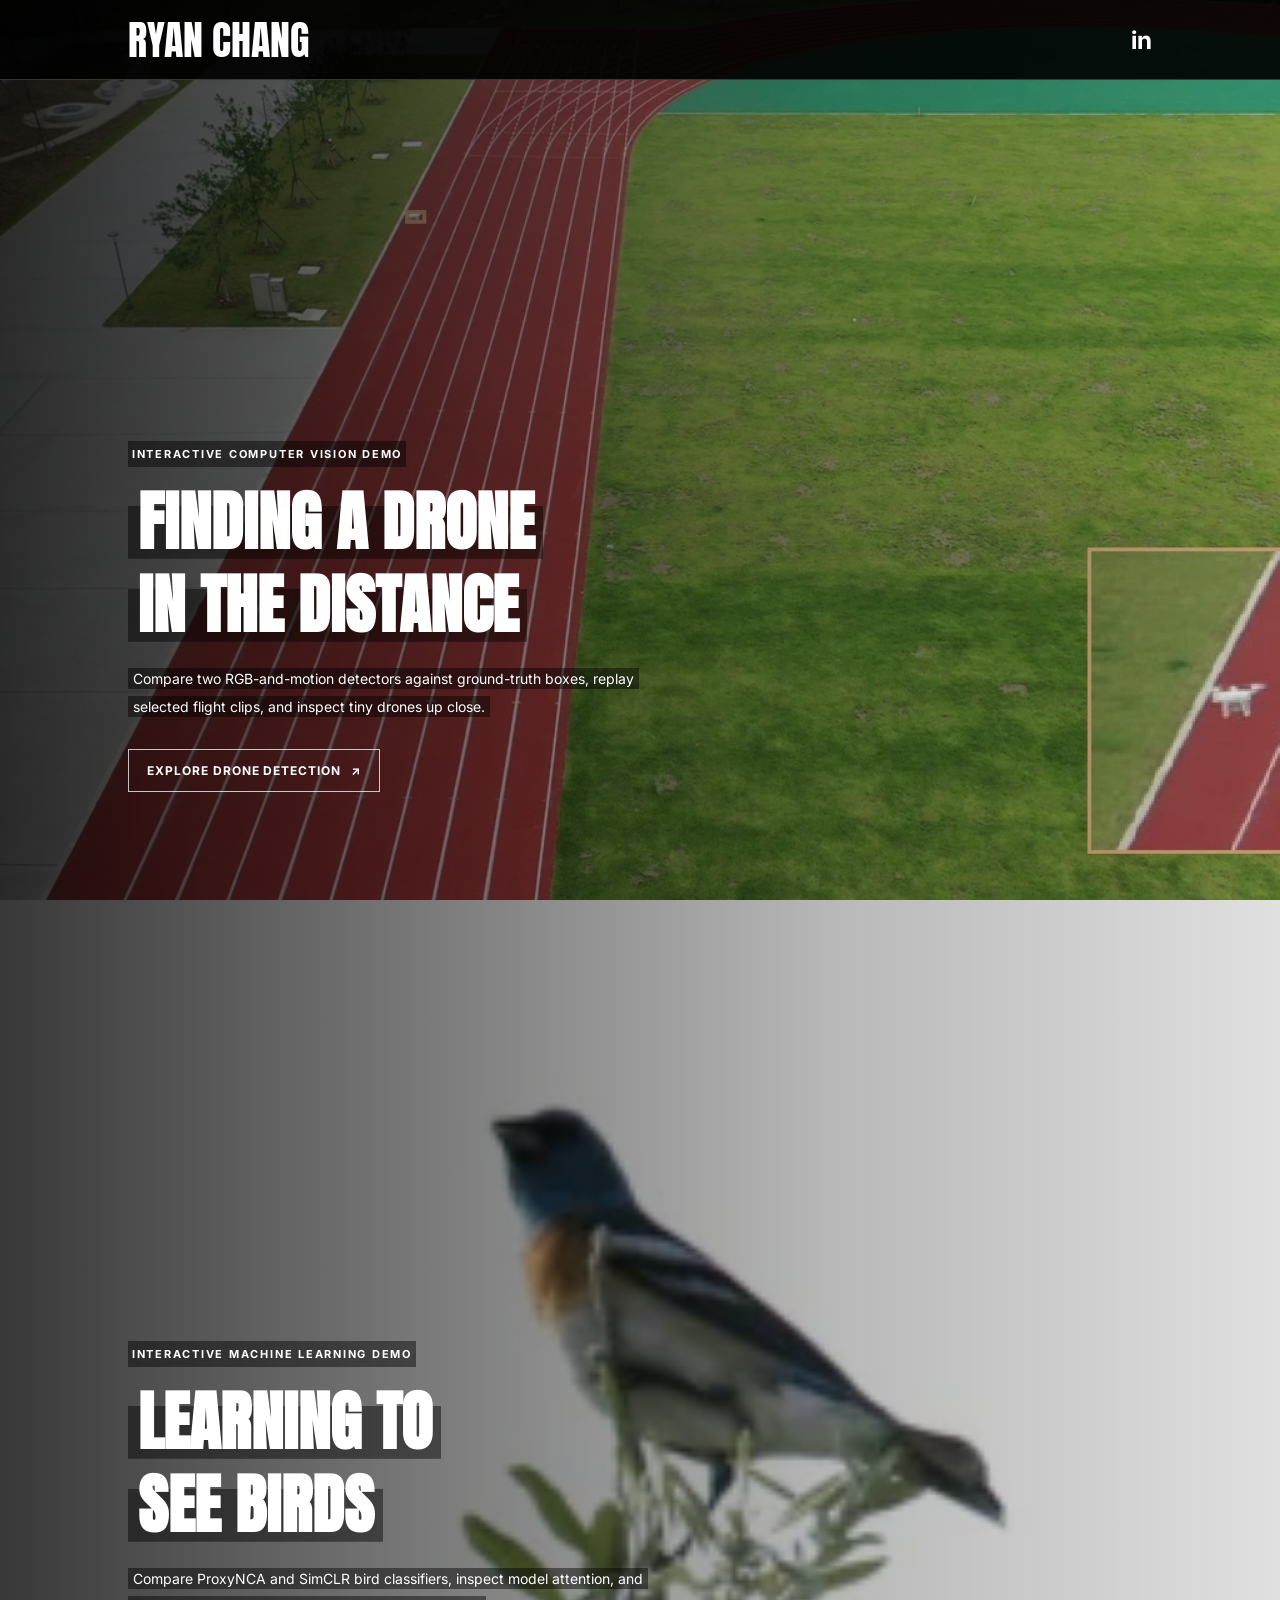
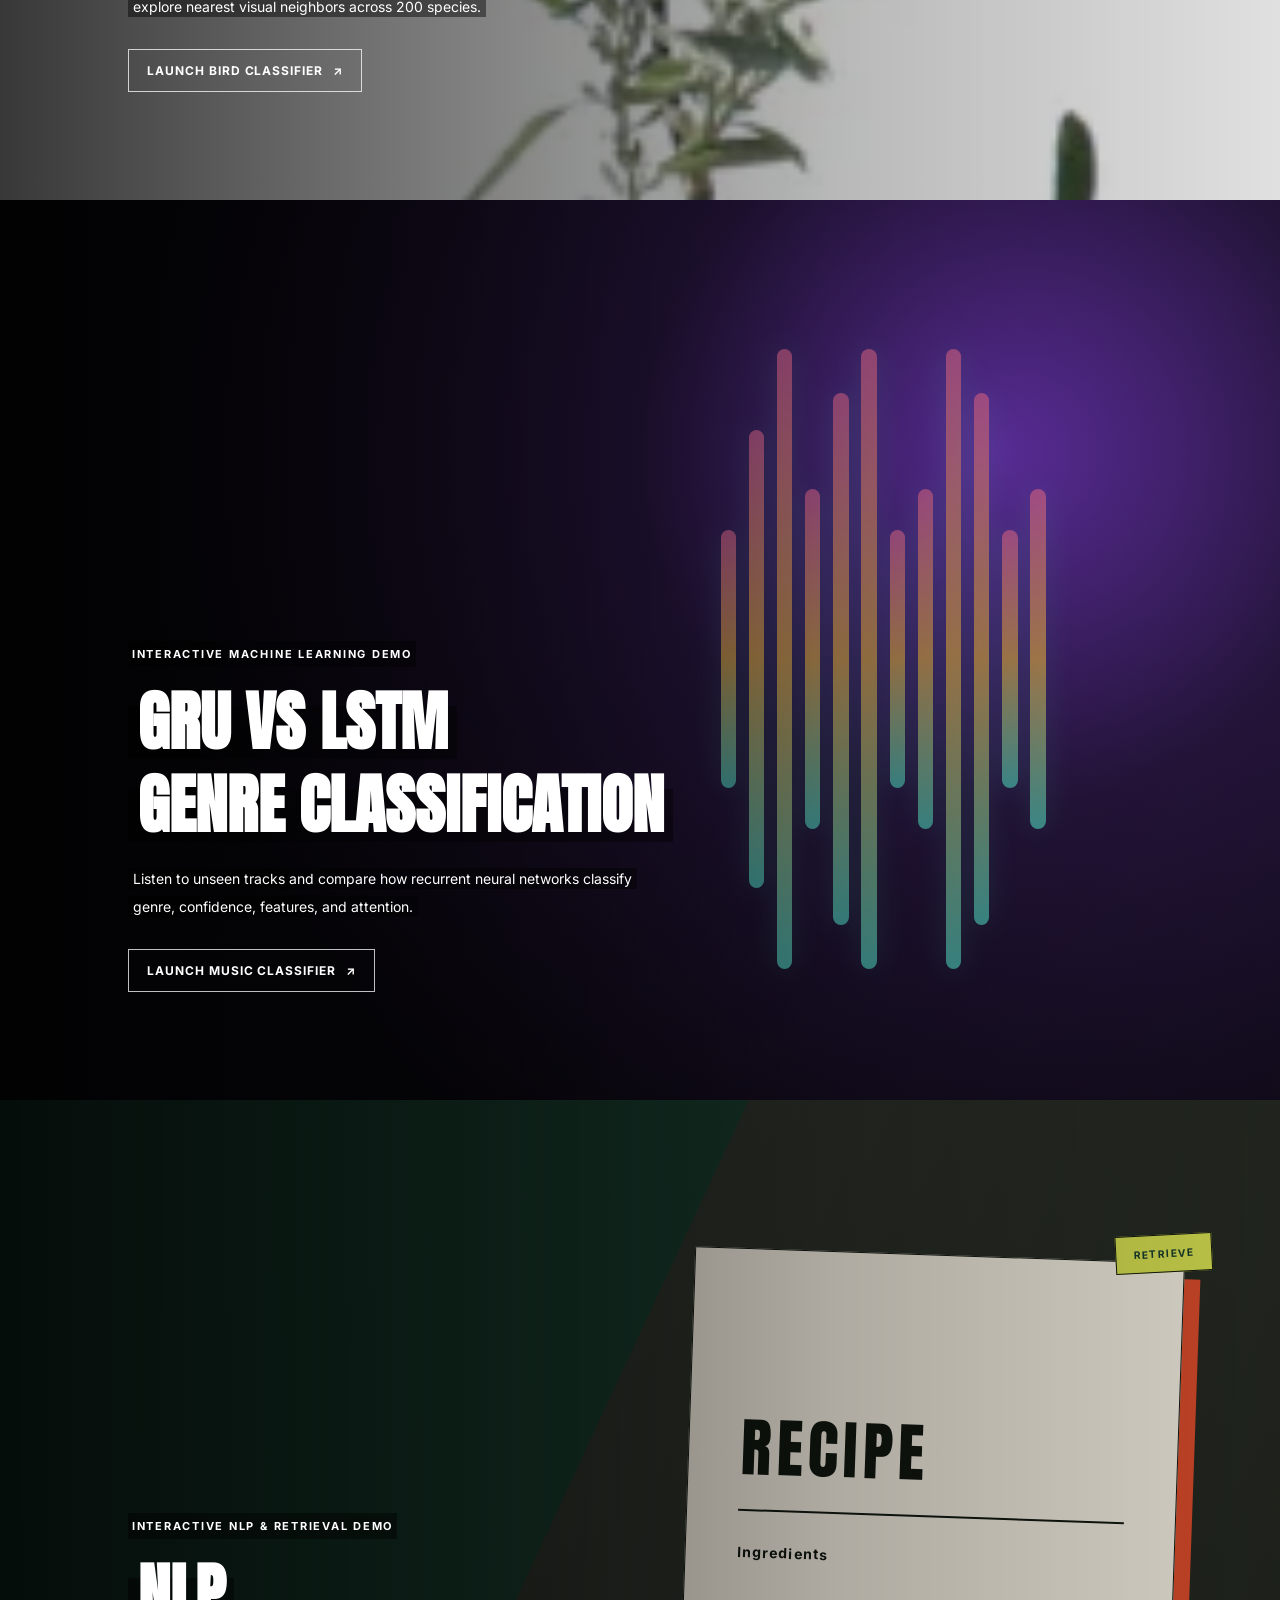
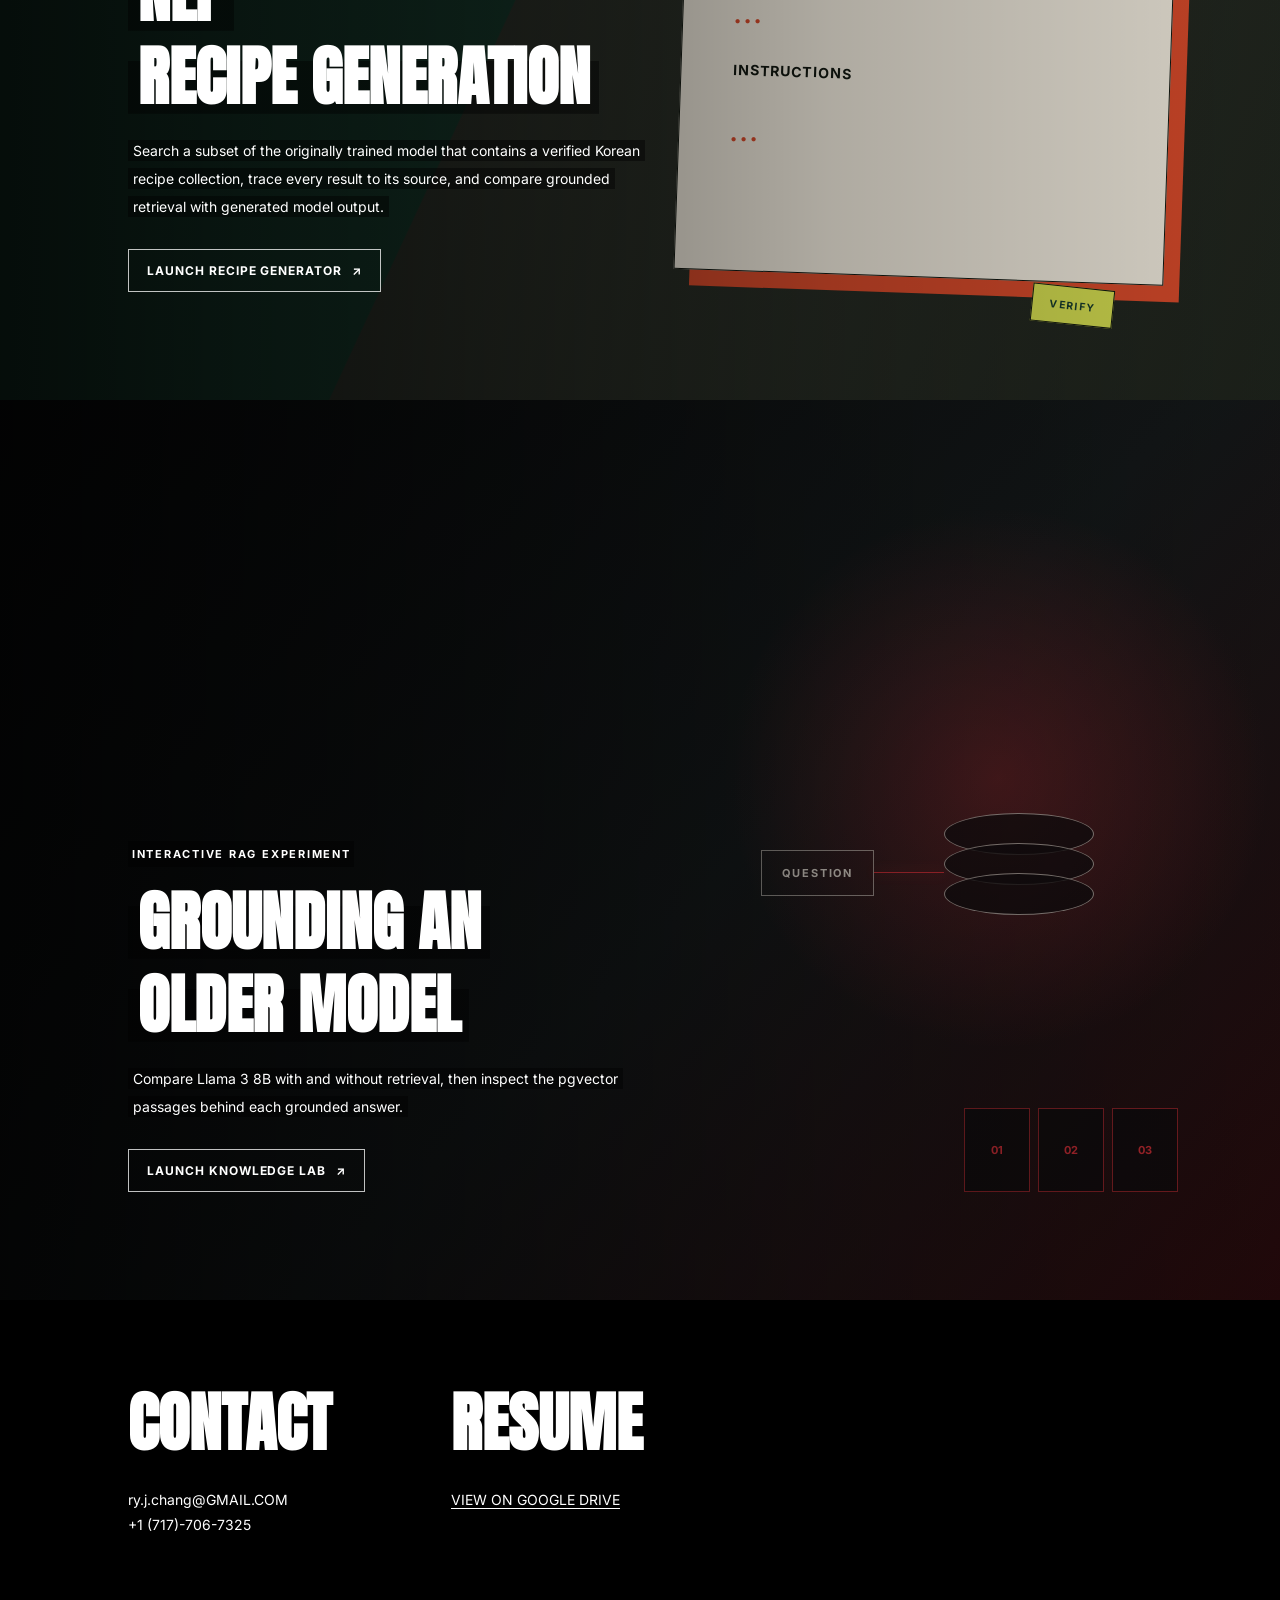
<file: index.html>
<!doctype html>
<html lang="en">
<head>
  <meta charset="UTF-8" />
  <meta name="viewport" content="width=device-width, initial-scale=1.0"/>
  <title>Ryan Chang</title>

  <!-- FONTS -->
  
  <link href="https://fonts.googleapis.com/css2?family=Anton&family=Inter:wght@400;500;700&display=swap" rel="stylesheet">
  <link rel="stylesheet" href="style.css" />
</head>

<body>

  <!-- HEADER -->
  <header>
    <div class="logo">RYAN CHANG</div>
    <a class="linkedin" href="https://www.linkedin.com/in/ryan-jae-chang/" target="_blank">in</a>
  </header>

  <!-- PROJECTS -->
  <!--
    OWNER-ONLY PUBLISH SETTINGS
    Change a value to "false" to remove that project from the portfolio homepage.
    GitHub Pages is a static host, so this does not restrict access to a demo's direct URL.
  -->
  <main
    data-show-drone="true"
    data-show-bird="true"
    data-show-music="true"
    data-show-recipe="true"
    data-show-rag="true"
  >

    <!-- INTERACTIVE DEMO: DRONE DETECTION -->
    <section class="project demo-project drone-project" data-project="drone">
      <img class="bg-media" src="Drone%20Detection%20demo/assets/cover.webp" alt="A drone in flight, with an enlarged detail view">
      <div class="overlay demo-overlay"></div>
      <div class="caption">
        <p class="project-label">INTERACTIVE COMPUTER VISION DEMO</p>
        <h1>FINDING A DRONE<br>IN THE DISTANCE</h1>
        <div class="description-wrap">
          <p>Compare two RGB-and-motion detectors against ground-truth boxes, replay selected flight clips, and inspect tiny drones up close.</p>
        </div>
        <a class="demo-link" href="Drone%20Detection%20demo/index.html">EXPLORE DRONE DETECTION <span aria-hidden="true">&#8599;</span></a>
      </div>
    </section>

    <!-- INTERACTIVE DEMO: BIRD CLASSIFICATION -->
    <section class="project demo-project" data-project="bird">
      <img class="bg-media" src="Bird%20Classification%20demo/site/assets/queries/sample-01.webp" alt="A bird photograph from the classification demo">
      <div class="overlay demo-overlay"></div>
      <div class="caption">
        <p class="project-label">INTERACTIVE MACHINE LEARNING DEMO</p>
        <h1>LEARNING TO<br>SEE BIRDS</h1>
        <div class="description-wrap">
          <p>Compare ProxyNCA and SimCLR bird classifiers, inspect model attention, and explore nearest visual neighbors across 200 species.</p>
        </div>
        <a class="demo-link" href="Bird%20Classification%20demo/site/index.html">LAUNCH BIRD CLASSIFIER <span aria-hidden="true">&#8599;</span></a>
      </div>
    </section>

    <!-- INTERACTIVE DEMO: MUSIC CLASSIFICATION -->
    <section class="project demo-project music-project" data-project="music">
      <div class="music-visual" aria-hidden="true">
        <span></span><span></span><span></span><span></span><span></span><span></span><span></span><span></span><span></span><span></span><span></span><span></span>
      </div>
      <div class="overlay demo-overlay"></div>
      <div class="caption">
        <p class="project-label">INTERACTIVE MACHINE LEARNING DEMO</p>
        <h1>GRU VS LSTM<br>GENRE CLASSIFICATION</h1>
        <div class="description-wrap">
          <p>Listen to unseen tracks and compare how recurrent neural networks classify genre, confidence, features, and attention.</p>
        </div>
        <a class="demo-link" href="Music%20Classification%20demo/index.html">LAUNCH MUSIC CLASSIFIER <span aria-hidden="true">&#8599;</span></a>
      </div>
    </section>

    <!-- INTERACTIVE DEMO: GROUNDED KOREAN RECIPES -->
    <section class="project demo-project recipe-project" data-project="recipe">
      <div class="recipe-visual" aria-hidden="true">
        <div class="recipe-index-card">
          <div class="recipe-template-section recipe-name-section">
            <strong>RECIPE</strong>
          </div>
          <div class="recipe-rule"></div>
          <div class="recipe-template-grid">
            <div class="recipe-template-section">
              <strong>Ingredients</strong>
              </br>
              </br>
              <span>...</span>
            </div>
            <div class="recipe-template-section">
              <strong>INSTRUCTIONS</strong>
              </br>
              </br>
              <span>...</span>
            </div>
          </div>
        </div>
        <div class="recipe-tag recipe-tag-one">RETRIEVE</div>
        <div class="recipe-tag recipe-tag-two">VERIFY</div>
      </div>
      <div class="overlay demo-overlay"></div>
      <div class="caption">
        <p class="project-label">INTERACTIVE NLP &amp; RETRIEVAL DEMO</p>
        <h1>NLP<br>Recipe Generation</h1>
        <div class="description-wrap">
          <p>Search a subset of the originally trained model that contains a verified Korean recipe collection, trace every result to its source, and compare grounded retrieval with generated model output.</p>
        </div>
        <a class="demo-link" href="korean-recipe-generator-demo/index.html">LAUNCH RECIPE GENERATOR <span aria-hidden="true">&#8599;</span></a>
      </div>
    </section>

    <!-- INTERACTIVE DEMO: RETRIEVAL-AUGMENTED GENERATION -->
    <section class="project demo-project rag-project" data-project="rag">
      <div class="rag-visual" aria-hidden="true">
        <div class="rag-query">QUESTION</div>
        <div class="rag-flow"></div>
        <div class="rag-database"><span></span><span></span><span></span></div>
        <div class="rag-passages"><span>01</span><span>02</span><span>03</span></div>
      </div>
      <div class="overlay demo-overlay"></div>
      <div class="caption">
        <p class="project-label">INTERACTIVE RAG EXPERIMENT</p>
        <h1>GROUNDING AN<br>OLDER MODEL</h1>
        <div class="description-wrap">
          <p>Compare Llama 3 8B with and without retrieval, then inspect the pgvector passages behind each grounded answer.</p>
        </div>
        <a class="demo-link" href="Rag%20DB%20demo/index.html">LAUNCH KNOWLEDGE LAB <span aria-hidden="true">&#8599;</span></a>
      </div>
    </section>

<!-- FOOTER -->
<section class="footer">
  <div class="footer-content">

    <div class="footer-column">
      <h2>CONTACT</h2>
      <p>ry.j.chang@GMAIL.COM</p>
      <p>+1 (717)-706-7325</p>
    </div>

    <div class="footer-column">
      <h2>RESUME</h2>
      <a href="https://docs.google.com/document/d/1E9NR41mgetqxCOdDIc16mQbNvnKa75Ie1Vn9Jpw_4LY/edit?usp=sharing" target="_blank">
        VIEW ON GOOGLE DRIVE
      </a>
    </div>

  </div>
</section>
    
  </main>

</body>
</html>
</file>
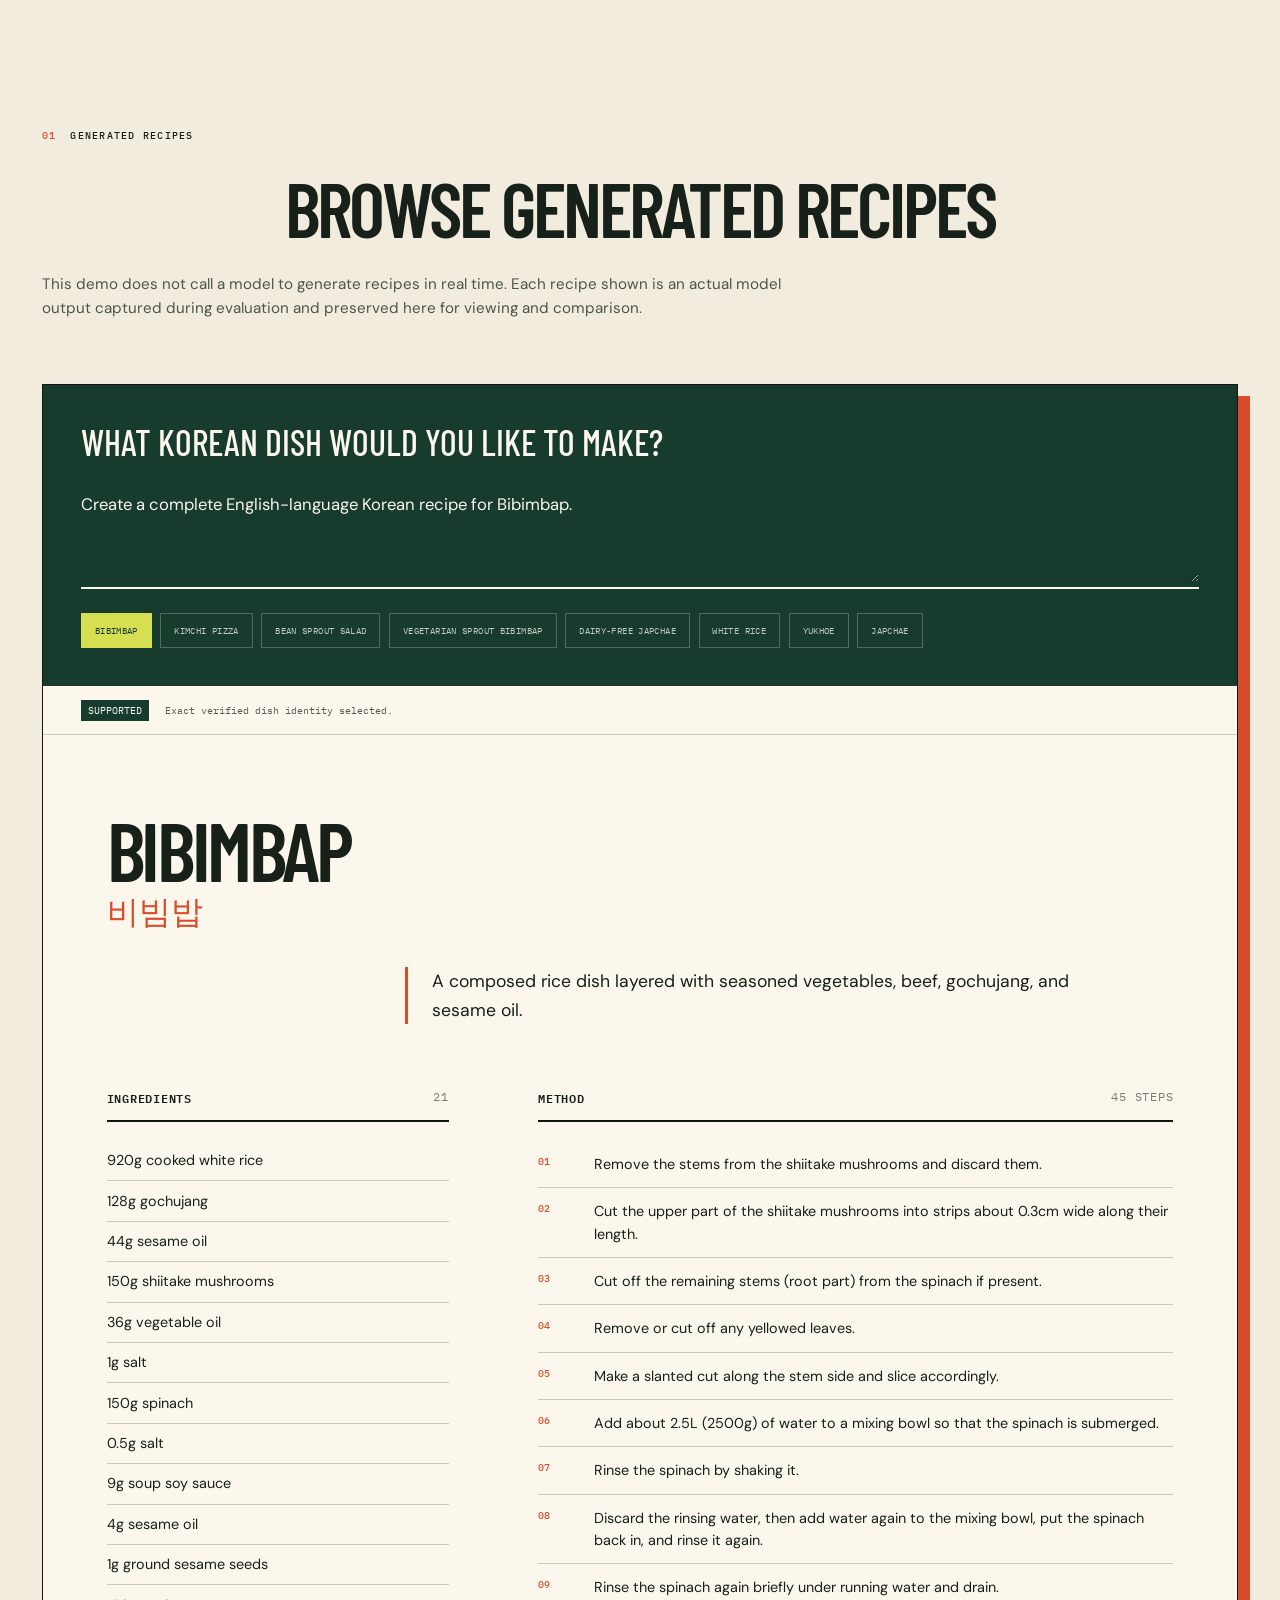
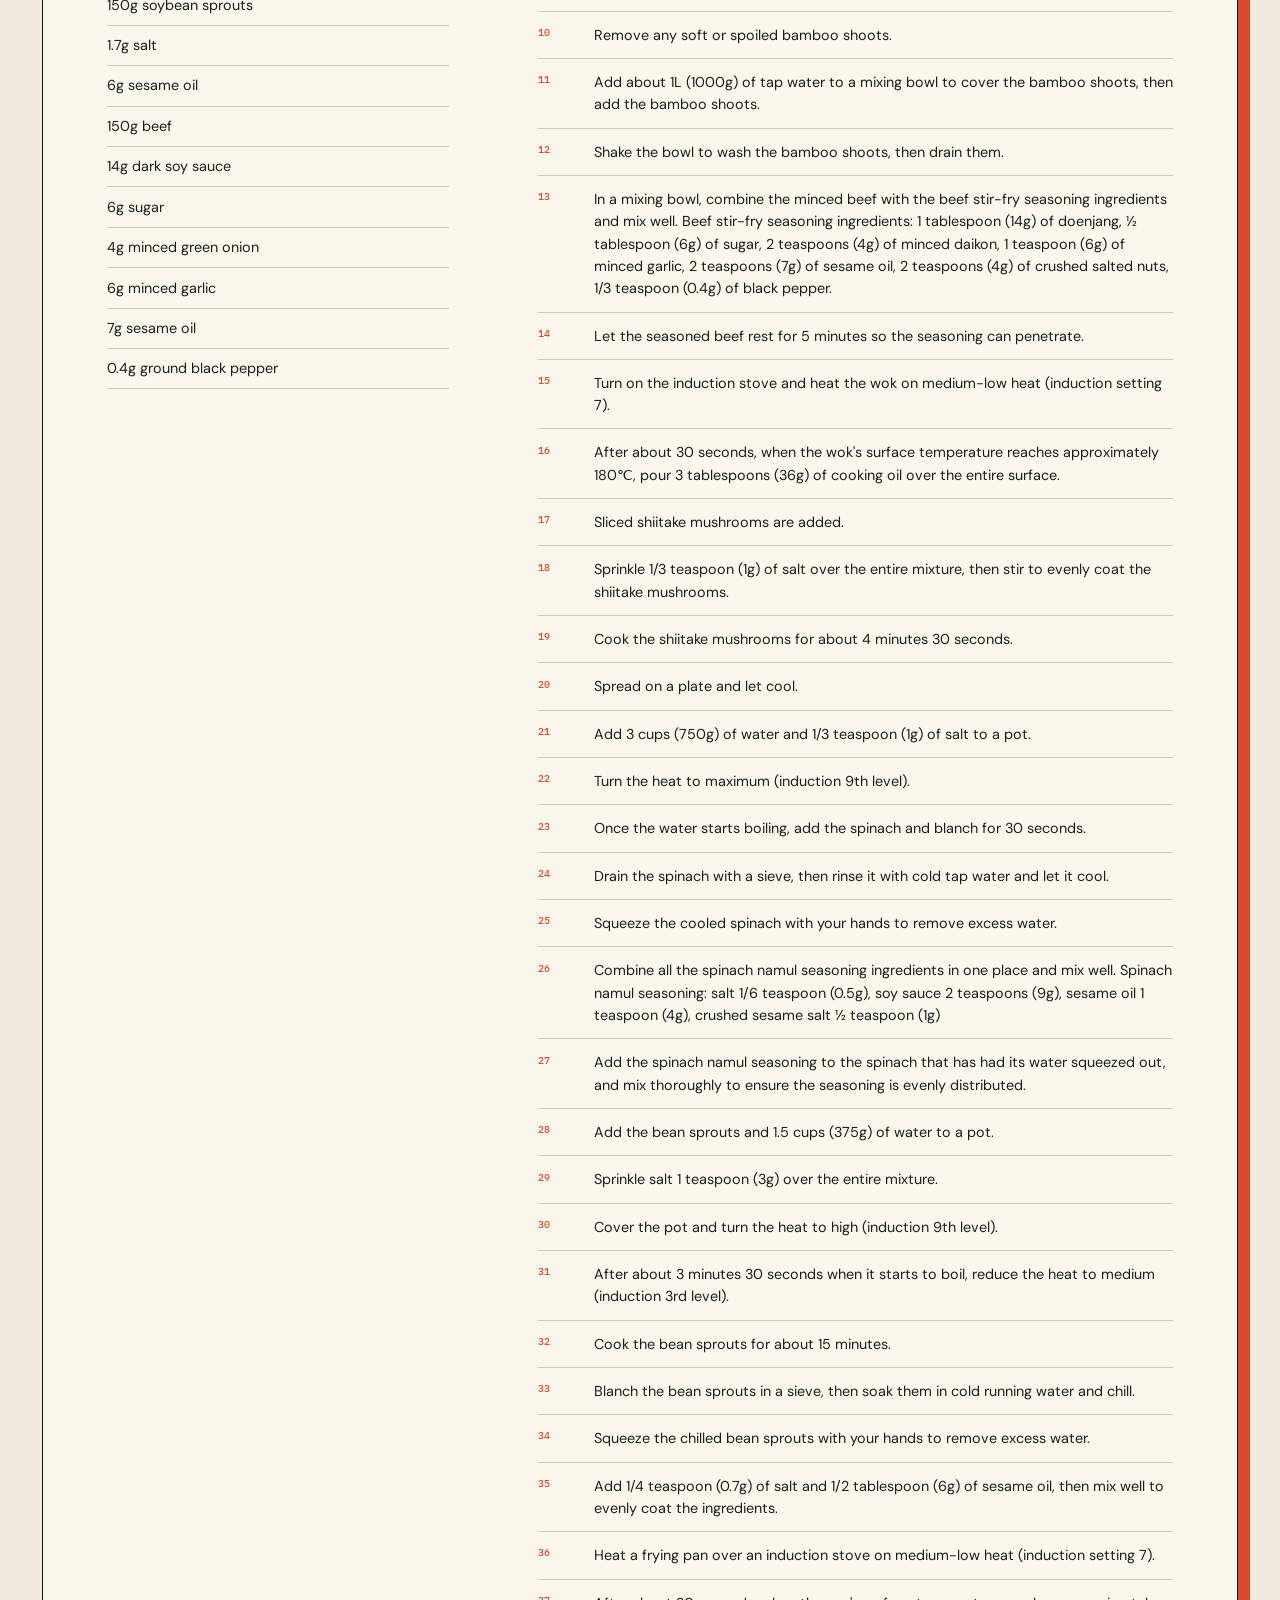
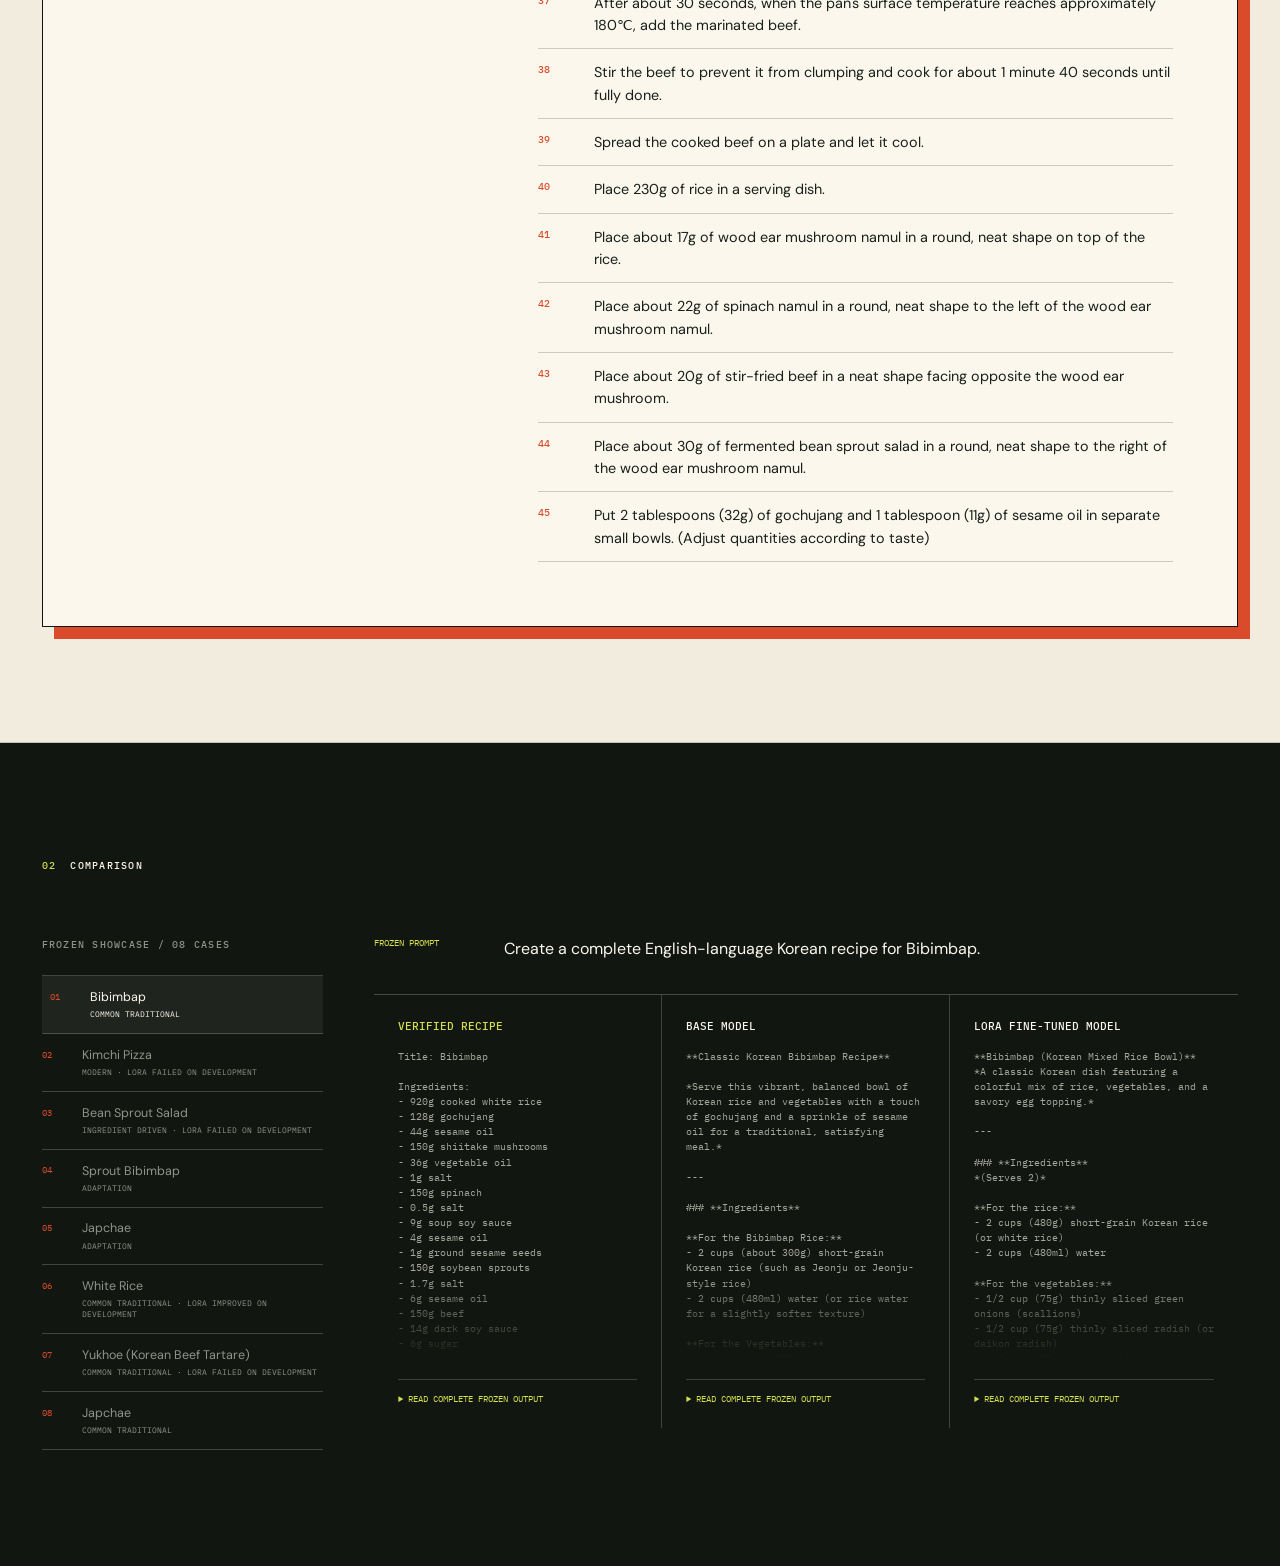
<file: korean-recipe-generator-demo/index.html>
<!doctype html>
<html lang="en">
  <head>
    <meta charset="UTF-8" />
    <meta name="viewport" content="width=device-width, initial-scale=1.0" />
    <meta name="theme-color" content="#173b2d" />
    <link rel="preconnect" href="https://fonts.googleapis.com" />
    <link rel="preconnect" href="https://fonts.gstatic.com" crossorigin />
    <link href="https://fonts.googleapis.com/css2?family=Barlow+Condensed:wght@400;500;600;700;800&family=DM+Sans:opsz,wght@9..40,400;9..40,500;9..40,600&family=IBM+Plex+Mono:wght@400;500&display=swap" rel="stylesheet" />
    <meta
      name="description"
      content="A grounded Korean recipe retrieval demo with verified provenance and honest model evaluation."
    />
    <title>Hansik Index — Grounded Korean Recipes</title>
    <script>document.documentElement.classList.add("js");</script>
    <script type="module" crossorigin src="./assets/index-ClQSQ5qM.js"></script>
    <link rel="stylesheet" crossorigin href="./assets/index-BQ32U4HR.css">
  </head>
  <body>
    <div id="root"></div>
  </body>
</html>
</file>
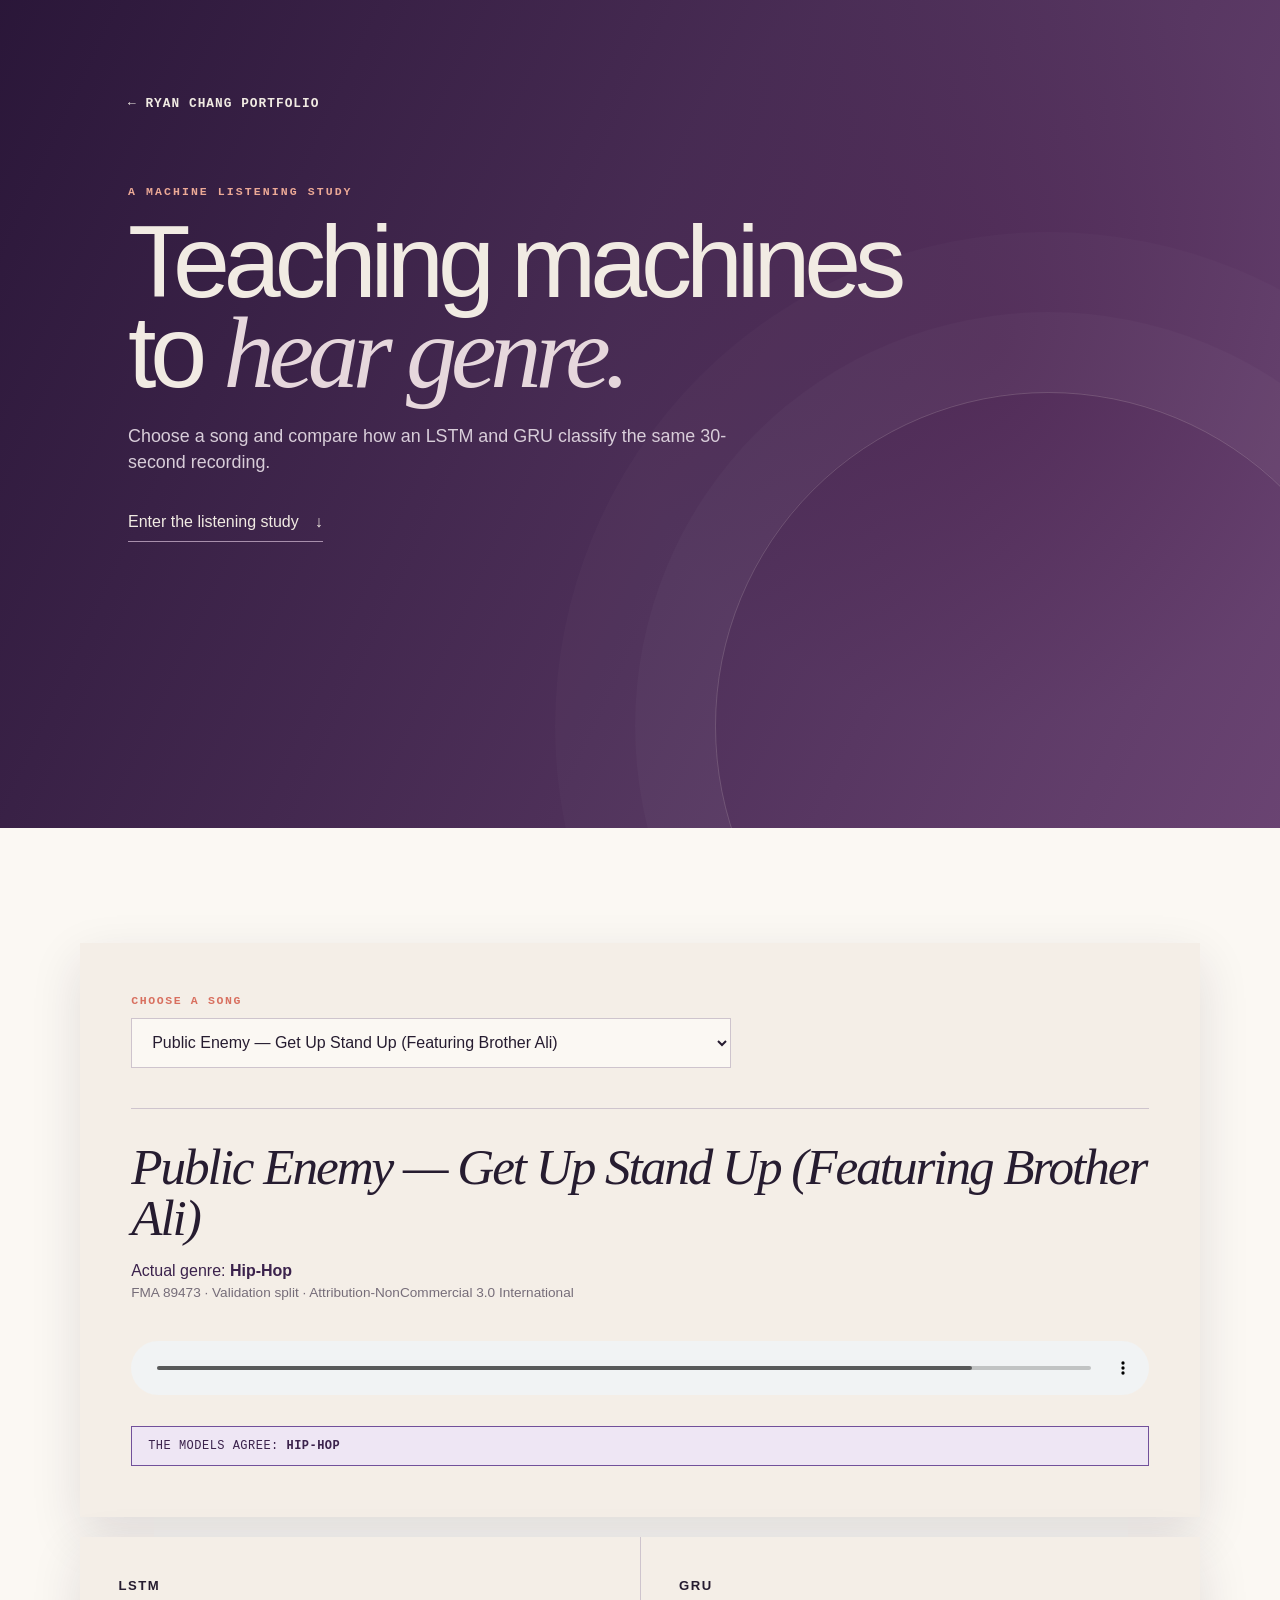
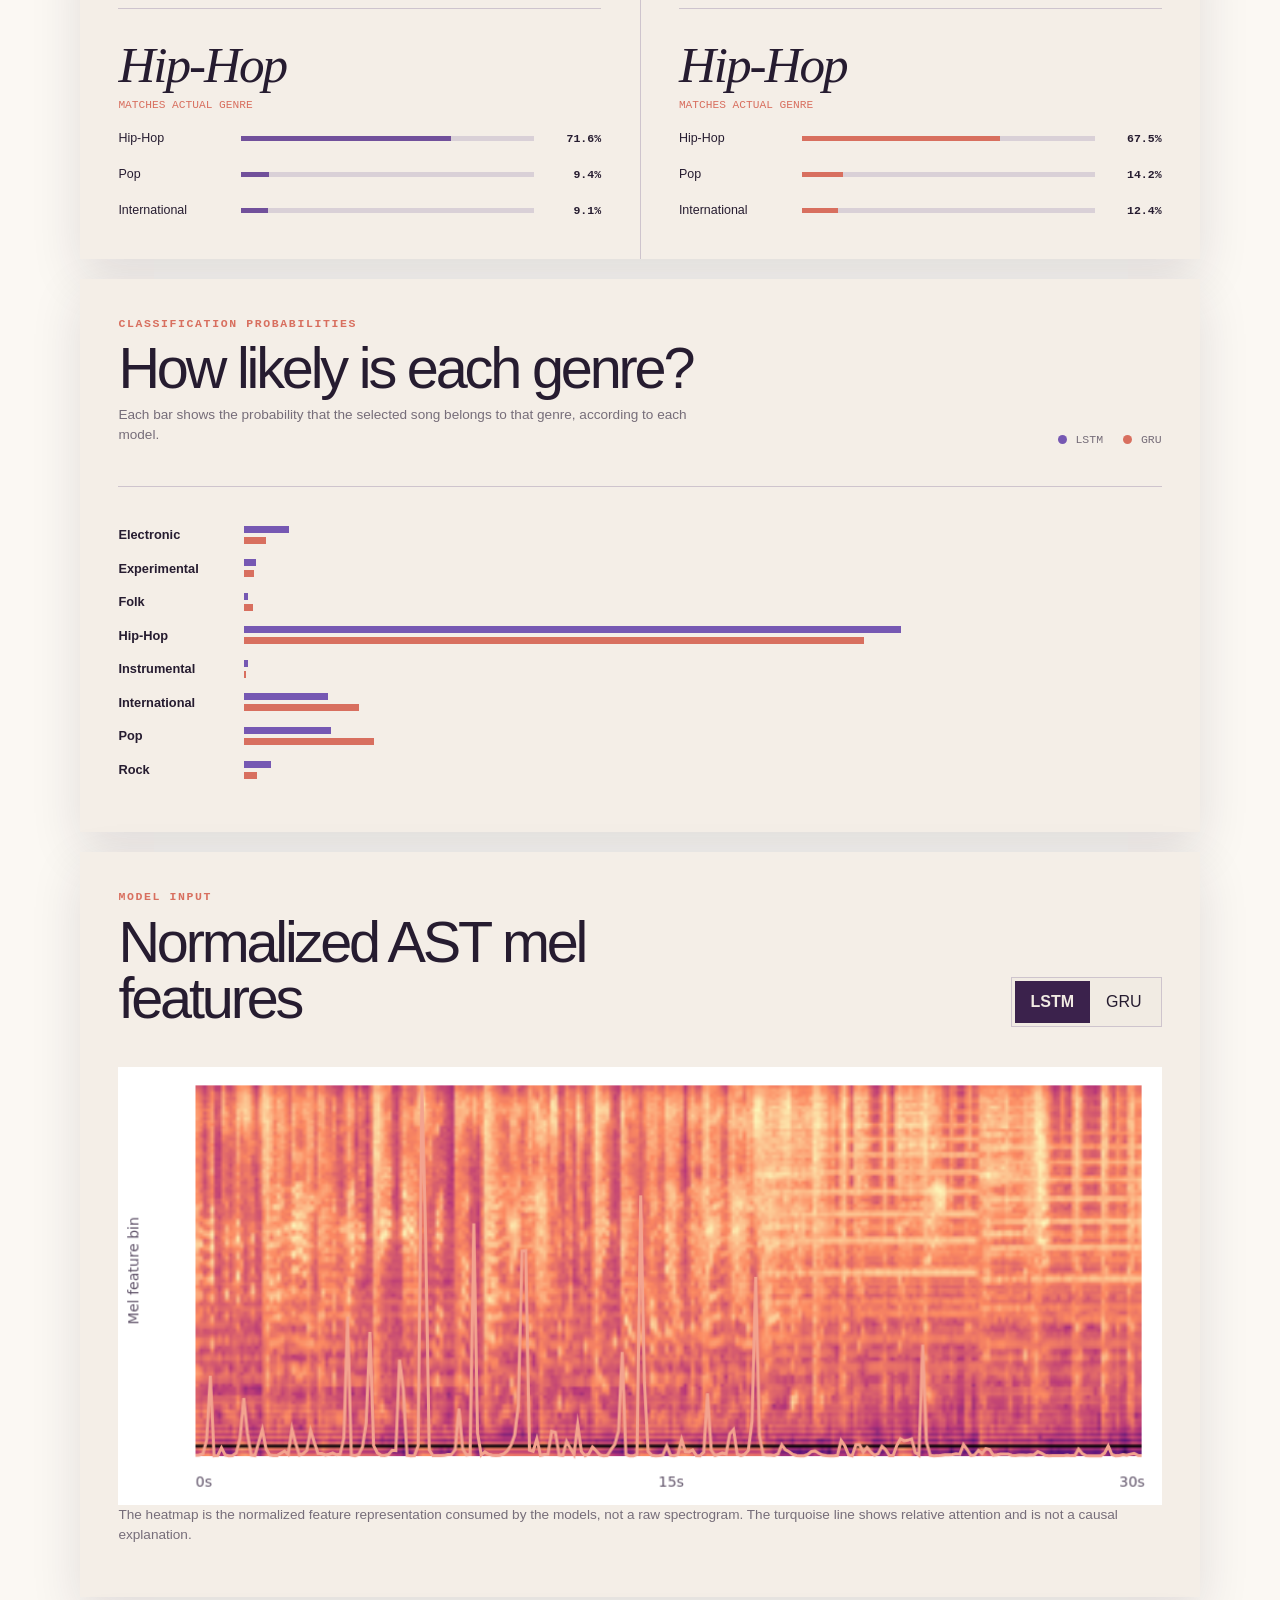
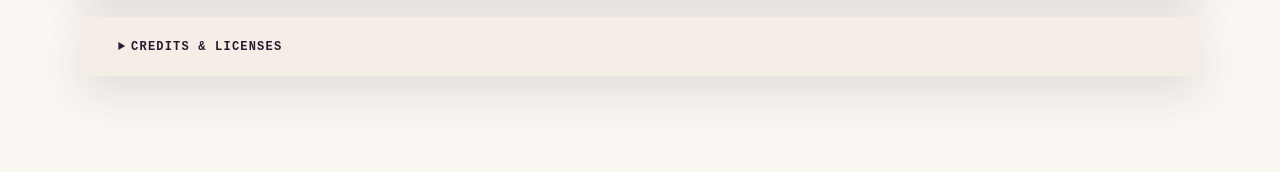
<file: Music Classification demo/index.html>
<!doctype html>
<html lang="en">
<head>
  <meta charset="utf-8">
  <meta name="viewport" content="width=device-width, initial-scale=1">
  <meta name="description" content="Compare LSTM and GRU music-genre classifications on unseen songs.">
  <title>GRU vs LSTM Genre Classification</title>
  <link rel="stylesheet" href="styles.css">
  <script src="app.js" defer></script>
</head>
<body>
  <main class="page-shell">
    <header class="hero">
      <div class="hero-content">
        <a class="portfolio-link" href="../index.html">&#8592; Ryan Chang portfolio</a>
        <p class="eyebrow">A machine listening study</p>
        <h1>Teaching machines<br>to <em>hear genre.</em></h1>
        <p class="lede">Choose a song and compare how an LSTM and GRU classify the same 30-second recording.</p>
        <a class="text-link" href="#song-heading">Enter the listening study <span aria-hidden="true">&#8595;</span></a>
      </div>
      <div class="hero-mark" aria-hidden="true"></div>
    </header>

    <section class="song-panel card" aria-labelledby="song-heading">
      <div class="song-heading-row">
        <div>
          <label for="song-select">Choose a song</label>
          <select id="song-select"></select>
        </div>
      </div>
      <div class="track-title-row">
        <div>
          <h2 id="song-heading"></h2>
          <p class="actual-genre">Actual genre: <strong id="actual-genre"></strong></p>
          <p id="track-meta" class="muted"></p>
        </div>
      </div>
      <audio id="audio-player" controls preload="metadata"></audio>
      <div id="agreement" class="notice" role="status"></div>
    </section>

    <section id="comparison-panel" class="content-section">
      <div id="model-cards" class="model-grid"></div>
      <section class="card score-card">
        <div class="section-heading">
          <div><p class="eyebrow">Classification probabilities</p><h2>How likely is each genre?</h2><p class="muted score-explanation">Each bar shows the probability that the selected song belongs to that genre, according to each model.</p></div>
          <div class="legend"><span class="lstm-dot"></span>LSTM <span class="gru-dot"></span>GRU</div>
        </div>
        <div id="score-chart" class="score-chart"></div>
      </section>
    </section>

    <section id="features-panel" class="content-section">
      <section class="card feature-card">
        <div class="section-heading">
          <div><p class="eyebrow">Model input</p><h2>Normalized AST mel features</h2></div>
          <div class="segmented" aria-label="Attention model">
            <button class="attention-choice active" data-model="lstm">LSTM</button>
            <button class="attention-choice" data-model="gru">GRU</button>
          </div>
        </div>
        <div class="canvas-wrap"><canvas id="feature-canvas" width="1024" height="430"></canvas></div>
        <p class="muted">The heatmap is the normalized feature representation consumed by the models, not a raw spectrogram. The turquoise line shows relative attention and is not a causal explanation.</p>
      </section>
    </section>

    <details class="card info-card">
      <summary>Credits &amp; licenses</summary>
      <div id="credits"></div>
      <p><a id="dataset-source" href="#" target="_blank" rel="noreferrer">FMA dataset source</a></p>
    </details>
  </main>
  <noscript>This demo requires JavaScript to display precomputed model results.</noscript>
</body>
</html>
</file>
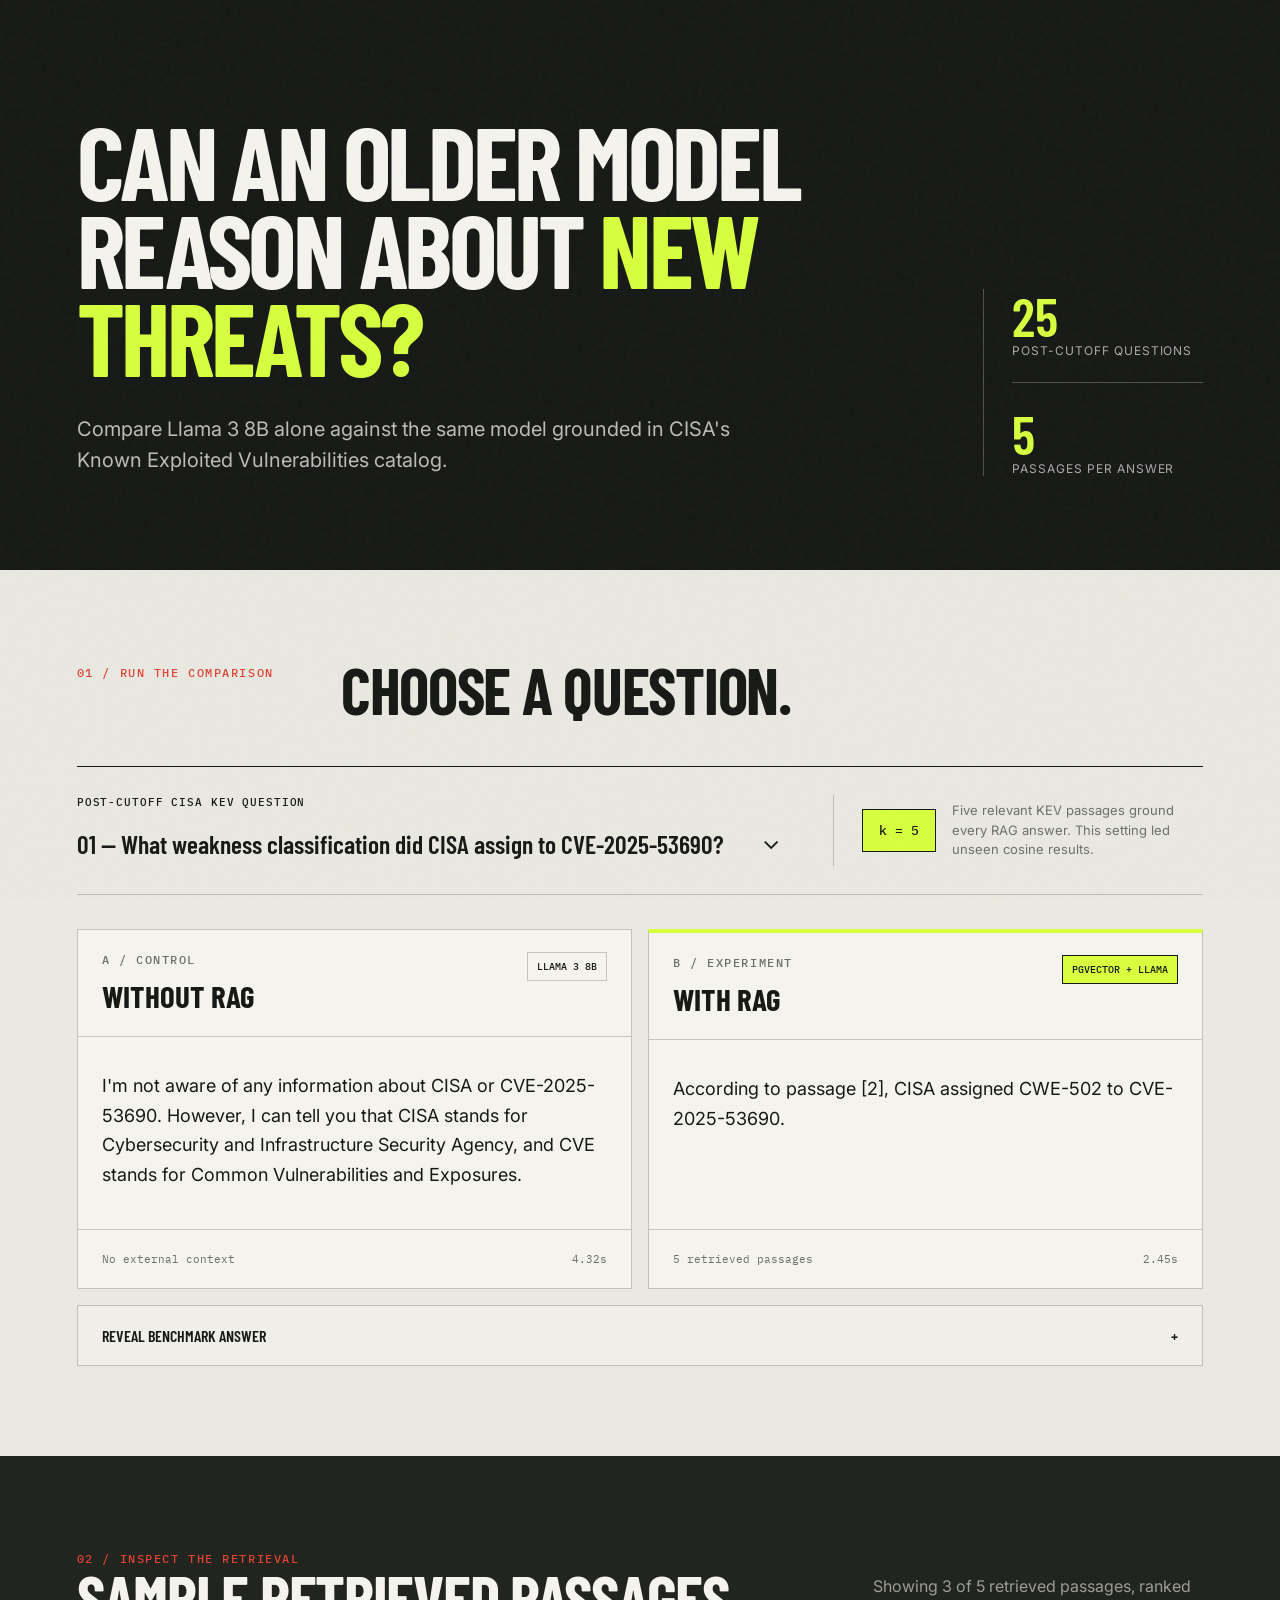
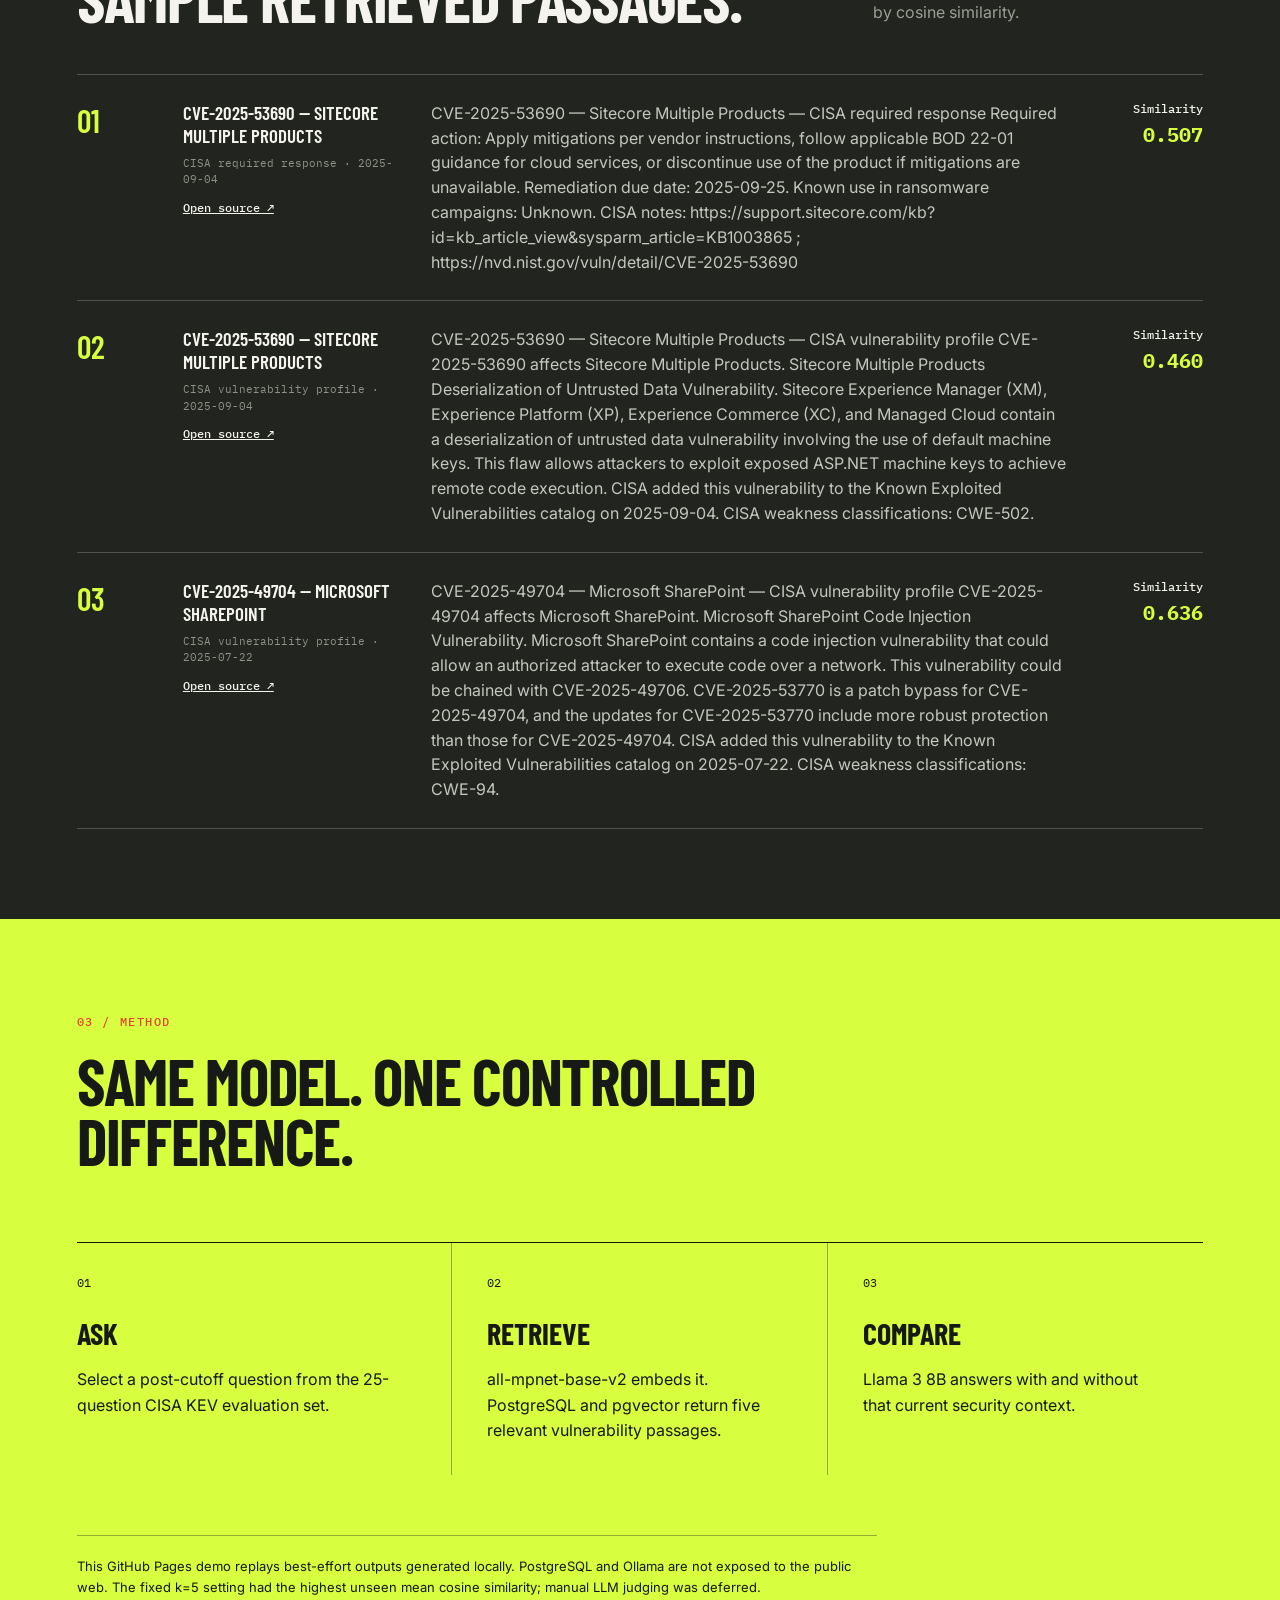
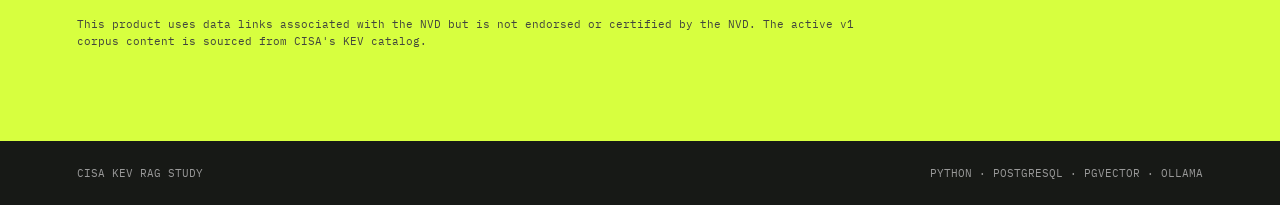
<file: Rag DB demo/index.html>
<!doctype html>
<html lang="en">
<head>
  <meta charset="UTF-8"><meta name="viewport" content="width=device-width, initial-scale=1.0">
  <meta name="description" content="Compare Llama 3 8B with and without a CISA Known Exploited Vulnerabilities RAG knowledge base.">
  <link rel="preconnect" href="https://fonts.googleapis.com"><link rel="preconnect" href="https://fonts.gstatic.com" crossorigin>
  <link href="https://fonts.googleapis.com/css2?family=Barlow+Condensed:wght@500;600;700&family=IBM+Plex+Mono:wght@400;500&family=Inter:wght@400;500;600&display=swap" rel="stylesheet">
  <link rel="stylesheet" href="styles.css"><script src="app.js" defer></script>
</head>
<body>
  <div class="noise" aria-hidden="true"></div>
  <header class="hero" id="top">
    <nav><a class="brand" href="#top"></a><div class="nav-links"></div></nav>
    <div class="hero-grid"><div><p class="eyebrow"><h1>Can an older model reason about <em>new threats?</em></h1><p class="lede">Compare Llama 3 8B alone against the same model grounded in CISA's Known Exploited Vulnerabilities catalog.</p></div><div class="hero-stat"><span class="stat-value">25</span><span class="stat-label">Post-cutoff questions</span><span class="stat-rule"></span><span class="stat-value">5</span><span class="stat-label">Passages per answer</span></div></div>
  </header>
  <main>
    <section class="experiment" aria-labelledby="experiment-title">
      <div class="section-heading"><p class="step">01 / Run the comparison</p><h2 id="experiment-title">Choose a question.</h2></div>
      <div class="control-panel">
        <div><label for="question-select">Post-cutoff CISA KEV question</label><div class="select-wrap"><select id="question-select"></select><span>⌄</span></div></div>
        <div class="fixed-setting"><span class="fixed-k">k = 5</span><p>Five relevant KEV passages ground every RAG answer. This setting led unseen cosine results.</p></div>
      </div>
      <div class="comparison-grid" aria-live="polite">
        <article class="answer-card baseline-card"><header><div><p class="card-index">A / CONTROL</p><h3>Without RAG</h3></div><span class="model-tag">Llama 3 8B</span></header><div class="answer-body"><p id="baseline-answer"></p></div><footer><span>No external context</span><span id="baseline-time"></span></footer></article>
        <article class="answer-card rag-card"><header><div><p class="card-index">B / EXPERIMENT</p><h3>With RAG</h3></div><span class="model-tag active">pgvector + Llama</span></header><div class="answer-body"><p id="rag-answer"></p></div><footer><span>5 retrieved passages</span><span id="rag-time"></span></footer></article>
      </div>
      <details class="reference-panel"><summary>Reveal benchmark answer <span>+</span></summary><div><p id="reference-answer"></p><a id="reference-source" href="#" target="_blank" rel="noopener">View benchmark source ↗</a></div></details>
    </section>
    <section class="evidence-section" aria-labelledby="evidence-title">
      <div class="section-heading evidence-heading"><div><p class="step">02 / Inspect the retrieval</p><h2 id="evidence-title">Sample retrieved passages.</h2></div><p class="evidence-note" id="evidence-note">Showing up to three top-ranked passages that were supplied to the model.</p></div>
      <div id="evidence-list" class="evidence-list"></div>
    </section>
    <section class="method" id="method" aria-labelledby="method-title">
      <p class="step">03 / Method</p><h2 id="method-title">Same model. One controlled difference.</h2>
      <div class="method-grid"><div><span>01</span><h3>Ask</h3><p>Select a post-cutoff question from the 25-question CISA KEV evaluation set.</p></div><div><span>02</span><h3>Retrieve</h3><p>all-mpnet-base-v2 embeds it. PostgreSQL and pgvector return five relevant vulnerability passages.</p></div><div><span>03</span><h3>Compare</h3><p>Llama 3 8B answers with and without that current security context.</p></div></div>
      <p class="archive-note">This GitHub Pages demo replays best-effort outputs generated locally. PostgreSQL and Ollama are not exposed to the public web. The fixed k=5 setting had the highest unseen mean cosine similarity; manual LLM judging was deferred.</p>
      <p class="nvd-notice">This product uses data links associated with the NVD but is not endorsed or certified by the NVD. The active v1 corpus content is sourced from CISA's KEV catalog.</p>
    </section>
  </main>
  <footer class="site-footer"><span>CISA KEV RAG Study</span><span>Python · PostgreSQL · pgvector · Ollama</span></footer>
</body>
</html>
</file>
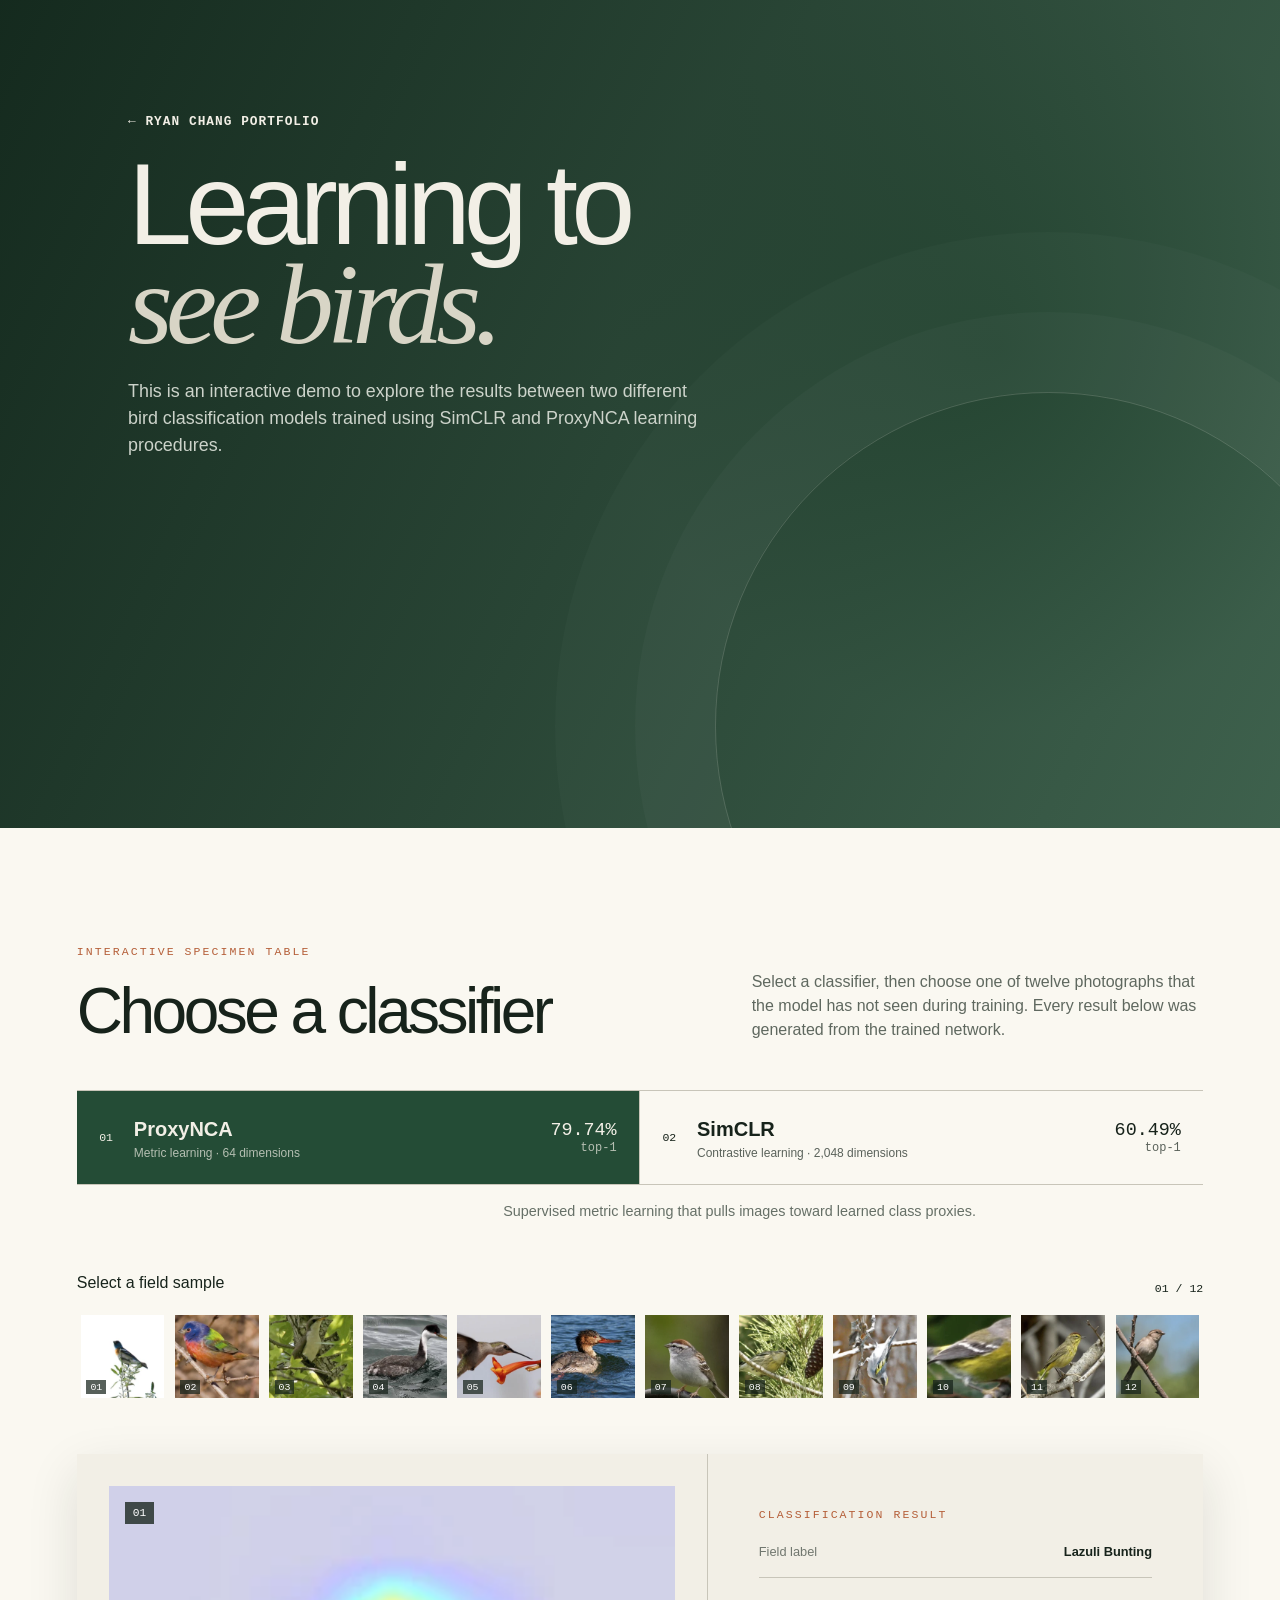
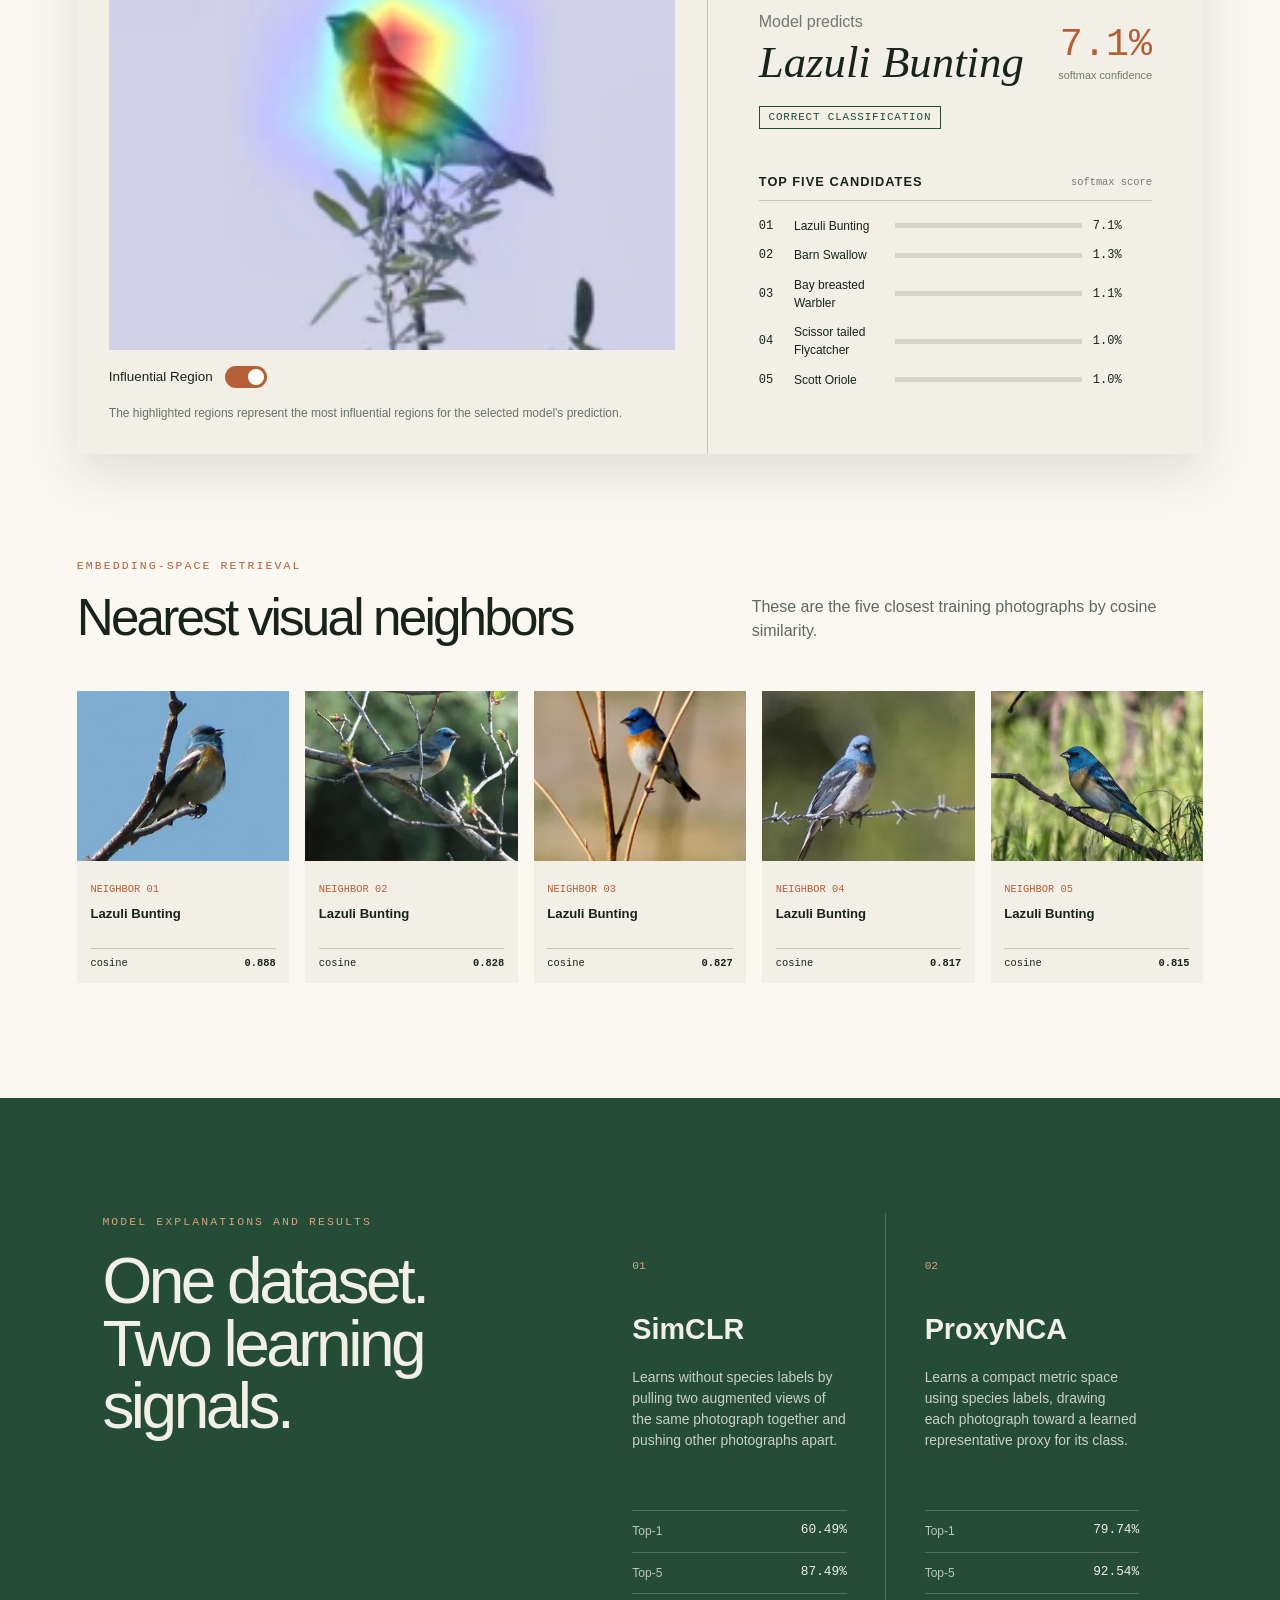
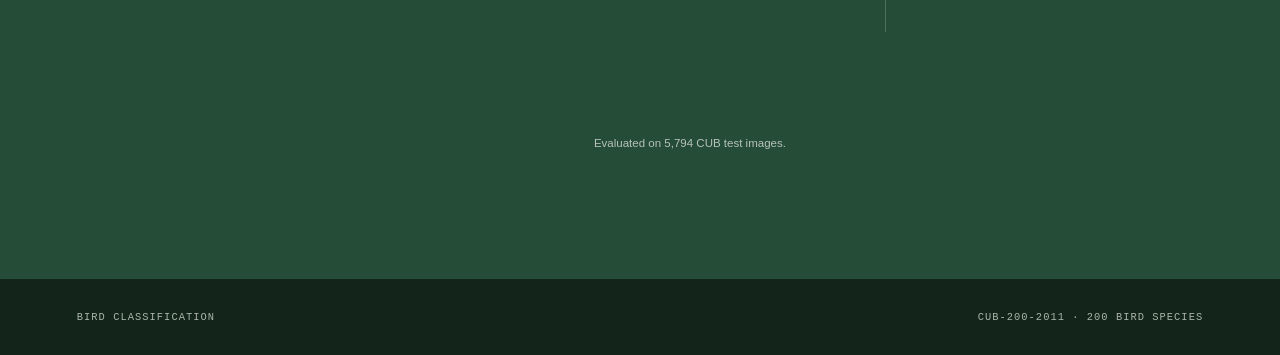
<file: Bird Classification demo/site/index.html>
<!doctype html>
<html lang="en">
<head>
  <meta charset="utf-8">
  <meta name="viewport" content="width=device-width, initial-scale=1">
  <meta name="description" content="An interactive comparison of SimCLR and ProxyNCA bird classifiers trained on CUB-200-2011.">
  <title>Learning to See Birds</title>
  <link rel="stylesheet" href="styles.css">
  <script src="app.js" defer></script>
</head>
<body>
  <header class="hero">
    <div class="hero-content" id="top">
      <a class="portfolio-link" href="../../index.html">&#8592; Ryan Chang portfolio</a>
      <h1>Learning to<br><em>see birds.</em></h1>
      <p class="hero-copy">This is an interactive demo to explore the results between two different bird classification models trained using SimCLR and ProxyNCA learning procedures.</p>
    </div>
    <div class="hero-mark" aria-hidden="true"></div>
  </header>
  <main>
    <section class="demo-section" id="demo" aria-labelledby="demo-heading">
      <div class="section-heading">
        <div><p class="eyebrow">Interactive specimen table</p><h2 id="demo-heading">Choose a classifier</h2></div>
        <p>Select a classifier, then choose one of twelve photographs that the model has not seen during training. Every result below was generated from the trained network.</p>
      </div>

      <div class="model-tabs" role="radiogroup" aria-label="Classifier model">
        <button class="model-tab" type="button" data-model="proxynca" role="radio" aria-checked="true">
          <span class="tab-number">01</span><span><strong>ProxyNCA</strong><small>Metric learning · 64 dimensions</small></span><span class="tab-score">79.74%<small>top-1</small></span>
        </button>
        <button class="model-tab" type="button" data-model="simclr" role="radio" aria-checked="false">
          <span class="tab-number">02</span><span><strong>SimCLR</strong><small>Contrastive learning · 2,048 dimensions</small></span><span class="tab-score">60.49%<small>top-1</small></span>
        </button>
      </div>
      <p class="model-description" id="model-description"></p>

      <div class="sample-header"><h3>Select a field sample</h3><span id="sample-count">01 / 12</span></div>
      <div class="sample-strip" id="sample-strip" role="list" aria-label="Bird image samples"></div>

      <div class="result-grid" aria-live="polite" aria-busy="true" id="result-panel">
        <article class="image-panel">
          <div class="image-stage">
            <img id="query-image" alt="">
            <img id="heatmap-image" class="heatmap" alt="Grad-CAM attribution overlay">
            <div class="image-index" id="image-index">01</div>
          </div>
          <label class="overlay-control">
            <span>Influential Region</span>
            <input id="heatmap-toggle" type="checkbox" checked>
            <span class="switch" aria-hidden="true"></span>
          </label>
          <p class="annotation-note">The highlighted regions represent the most influential regions for the selected model's prediction.</p>
        </article>

        <article class="prediction-panel">
          <p class="eyebrow">Classification result</p>
          <div class="truth-row"><span>Field label</span><strong id="true-class">—</strong></div>
          <div class="prediction-heading">
            <div><span>Model predicts</span><h3 id="predicted-class">—</h3></div>
            <div class="confidence"><strong id="confidence">—</strong><span>softmax confidence</span></div>
          </div>
          <div class="result-status" id="result-status"></div>
          <div class="probability-section">
            <div class="subheading"><h4>Top five candidates</h4><span>softmax score</span></div>
            <ol class="probability-list" id="probability-list"></ol>
          </div>
        </article>
      </div>

      <section class="neighbors" aria-labelledby="neighbors-heading">
        <div class="section-heading compact">
          <div><p class="eyebrow">Embedding-space retrieval</p><h2 id="neighbors-heading">Nearest visual neighbors</h2></div>
          <p>These are the five closest training photographs by cosine similarity.</p>
        </div>
        <div class="neighbor-grid" id="neighbor-grid"></div>
      </section>
    </section>

    <section class="method" id="method" aria-labelledby="method-heading">
      <div class="method-intro"><p class="eyebrow">Model Explanations and Results</p><h2 id="method-heading">One dataset.<br>Two learning signals.</h2></div>
      <div class="method-cards">
        <article><span>01</span><h3>SimCLR</h3><p>Learns without species labels by pulling two augmented views of the same photograph together and pushing other photographs apart.</p><dl><div><dt>Top-1</dt><dd>60.49%</dd></div><div><dt>Top-5</dt><dd>87.49%</dd></div></dl></article>
        <article><span>02</span><h3>ProxyNCA</h3><p>Learns a compact metric space using species labels, drawing each photograph toward a learned representative proxy for its class.</p><dl><div><dt>Top-1</dt><dd>79.74%</dd></div><div><dt>Top-5</dt><dd>92.54%</dd></div></dl></article>
      </div>
      <p class="evaluation-note">Evaluated on 5,794 CUB test images.</p>
    </section>
  </main>

  <footer><span>Bird Classification</span><span>CUB-200-2011 · 200 bird species</span></footer>
  <div class="error-banner" id="error-banner" role="alert" hidden>Demo data could not be loaded. Serve this directory through a local web server and regenerate the assets if needed.</div>
</body>
</html>
</file>
<file: style.css>
* {
  margin: 0;
  padding: 0;
  box-sizing: border-box;
}

/* SETTINGS */
:root {
  --side-space: 10%;
  --highlight-opacity: 0.45;
}

html {
  scroll-snap-type: y proximity;
  scroll-behavior: smooth;
}

body {
  background: black;
  color: white;
  font-family: "Inter", sans-serif;
}

/* HEADER */
header {
  position: fixed;
  top: 0;
  width: 100%;
  height: 80px;

  display: flex;
  justify-content: space-between;
  align-items: center;

  padding-left: var(--side-space);
  padding-right: var(--side-space);

  z-index: 100;

  background: rgba(0,0,0,0.9);
  border-bottom: 1px solid rgba(255,255,255,0.2);
}

/* FULL NAME HEADER */
.logo {
  font-family: "Anton", sans-serif;
  font-size: 40px;
}

/* LINKEDIN ICON */
.linkedin {
  text-decoration: none;
  color: white;
  font-weight: bold;
  font-size: 25px; 
}

/* PROJECT */
.project {
  position: relative;
  height: 100vh;
  width: 100%;
  overflow: hidden;
  scroll-snap-align: start;
}

/* Owner-controlled project publishing (configured on <main> in index.html). */
main[data-show-drone="false"] [data-project="drone"],
main[data-show-bird="false"] [data-project="bird"],
main[data-show-music="false"] [data-project="music"],
main[data-show-recipe="false"] [data-project="recipe"],
main[data-show-rag="false"] [data-project="rag"] {
  display: none;
}

/* MEDIA (VIDEO + GIF) */
.bg-media {
  position: absolute;
  top: 0;
  left: 0;

  width: 100%;
  height: 100%;

  object-fit: cover;
  object-position: center;

  display: block;
  z-index: 0;
}

/* OVERLAY */
.overlay {
  position: absolute;
  inset: 0;
  background: rgba(0,0,0,0.25);
  z-index: 1;
}

/* TEXT */
.caption {
  position: absolute;
  left: var(--side-space);
  bottom: 12%;
  max-width: 560px;
  z-index: 2;
}

/* TITLE */
.caption h1 {
  display: inline;
  font-family: "Anton", sans-serif;
  font-size: clamp(38px, 5vw, 72px);
  /*line horizontal spacing 1.3*/
  line-height: 1.3;
  text-transform: uppercase;

  background-image: linear-gradient(
    rgba(0,0,0,var(--highlight-opacity)),
    rgba(0,0,0,var(--highlight-opacity))
  );
  background-repeat: no-repeat;

  background-size: 100% 55%;   /* height of highlight */
  background-position: 0 75%;  /* vertical position */

  padding: 0 0.15em;

  box-decoration-break: clone;
  -webkit-box-decoration-break: clone;
}

/* DESCRIPTION */
.caption p {
  display: inline;

  font-size: 14px;
  line-height: 2.0;

  background: rgba(0,0,0,var(--highlight-opacity));
  padding: 0.15em 0.35em;

  box-decoration-break: clone;
  -webkit-box-decoration-break: clone;
}

.description-wrap {
  max-width: 520px;
  margin-top: 18px;
}

/* INTERACTIVE DEMOS */
.demo-project .caption { max-width: 760px; }
.demo-project .bg-media { filter: saturate(0.85); }
.demo-overlay { background: linear-gradient(90deg, rgba(0,0,0,0.78) 0%, rgba(0,0,0,0.28) 65%, rgba(0,0,0,0.12) 100%); }

.project-label {
  display: block !important;
  width: fit-content;
  margin-bottom: 14px;
  font-size: 11px !important;
  font-weight: 700;
  letter-spacing: 0.16em;
}

.demo-link {
  display: inline-flex;
  align-items: center;
  gap: 10px;
  margin-top: 28px;
  padding: 13px 18px;
  border: 1px solid rgba(255,255,255,0.75);
  color: white;
  font-size: 12px;
  font-weight: 700;
  letter-spacing: 0.08em;
  text-decoration: none;
  transition: background 180ms ease, color 180ms ease, transform 180ms ease;
}

.demo-link:hover,
.demo-link:focus-visible {
  background: white;
  color: black;
  transform: translateY(-2px);
}

.music-project { background: radial-gradient(circle at 78% 28%, #7037bd 0%, #291742 30%, #09070d 72%); }

.music-visual {
  position: absolute;
  inset: 10% 7% 8% 45%;
  z-index: 0;
  display: flex;
  align-items: center;
  justify-content: center;
  gap: clamp(7px, 1vw, 18px);
  opacity: 0.72;
}

.music-visual span {
  width: clamp(8px, 1.2vw, 20px);
  height: var(--bar-height, 35%);
  border-radius: 999px;
  background: linear-gradient(to top, #56e1d1, #f5bd4f, #f070a5);
  box-shadow: 0 0 28px rgba(86,225,209,0.24);
}

.music-visual span:nth-child(2n) { --bar-height: 62%; }
.music-visual span:nth-child(3n) { --bar-height: 84%; }
.music-visual span:nth-child(4n) { --bar-height: 46%; }
.music-visual span:nth-child(5n) { --bar-height: 72%; }

.recipe-project {
  background:
    linear-gradient(115deg, rgba(23,59,45,0.98) 0%, rgba(23,59,45,0.94) 44%, rgba(242,236,223,0.12) 44.1%, rgba(242,236,223,0.06) 100%),
    #111710;
}

.recipe-visual {
  position: absolute;
  inset: 14% 7% 9% 50%;
  z-index: 0;
  color: #111710;
  transform: rotate(2deg);
}

.recipe-index-card {
  position: absolute;
  inset: 4% 3% 6% 8%;
  display: flex;
  flex-direction: column;
  justify-content: center;
  padding: clamp(28px, 4vw, 68px);
  background: #f2ecdf;
  border: 1px solid #111710;
  box-shadow: 16px 16px 0 #d94b2b;
}

.recipe-kicker,
.recipe-tag {
  font-size: clamp(8px, 0.8vw, 12px);
  font-weight: 700;
  letter-spacing: 0.14em;
}

.recipe-name-section {
  margin-top: clamp(20px, 3vw, 42px);
}

.recipe-template-section.recipe-name-section strong {
  font-family: "Anton", sans-serif;
  font-size: clamp(36px, 5vw, 78px);
  font-weight: 400;
  line-height: 0.95;
}

.recipe-template-section {
  display: flex;
  flex-direction: column;
  gap: 3px;
}

.recipe-template-section strong {
  font-size: clamp(10px, 1.1vw, 16px);
  letter-spacing: 0.08em;
}

.recipe-template-section span {
  color: #d94b2b;
  font-size: clamp(18px, 2vw, 30px);
  font-weight: 700;
  line-height: 0.65;
  letter-spacing: 0.12em;
}

.recipe-rule {
  width: 100%;
  height: 2px;
  margin: clamp(18px, 2.5vw, 32px) 0;
  background: #111710;
}

.recipe-template-grid {
  display: grid;
  grid-template-columns: 1fr;
  gap: clamp(20px, 3vw, 48px);
}

.recipe-tag {
  position: absolute;
  padding: 12px 17px;
  color: #173b2d;
  background: #d6df51;
  border: 1px solid #111710;
  transform: rotate(-5deg);
}

.recipe-tag-one { top: 0; right: -2%; }
.recipe-tag-two { right: 12%; bottom: 0; transform: rotate(4deg); }

.rag-project { background: radial-gradient(circle at 78% 42%, rgba(209,46,54,.3), transparent 24%), linear-gradient(135deg, #090b0c 0%, #141819 55%, #25090b 100%); }
.rag-visual { position:absolute; inset:17% 8% 12% 50%; display:grid; grid-template-columns:1fr 70px 1fr; align-items:center; color:#e7e2d8; font-family:"Inter",sans-serif; opacity:.82; }
.rag-query { justify-self:end; padding:15px 20px; border:1px solid rgba(231,226,216,.65); font-size:11px; font-weight:700; letter-spacing:.16em; }
.rag-flow { height:1px; background:#d12e36; box-shadow:0 0 12px rgba(209,46,54,.8); }
.rag-database { position:relative; width:150px; height:120px; }
.rag-database span { position:absolute; left:0; width:150px; height:42px; border:1px solid rgba(231,226,216,.7); border-radius:50%; background:rgba(10,12,13,.8); }
.rag-database span:nth-child(1) { top:0; }
.rag-database span:nth-child(2) { top:30px; }
.rag-database span:nth-child(3) { top:60px; }
.rag-passages { position:absolute; right:0; bottom:0; display:flex; gap:8px; }
.rag-passages span { display:grid; place-items:center; width:66px; height:84px; border:1px solid rgba(209,46,54,.65); background:rgba(9,11,12,.75); color:#d12e36; font-size:11px; font-weight:700; }

/* MOBILE */
@media (max-width: 700px) {
  :root {
    --side-space: 6%;
  }

  .caption {
    bottom: 10%;
    max-width: none;
  }

  .caption h1 {
    font-size: clamp(34px, 12vw, 58px);
  }

  .caption p {
    font-size: 13px;
    max-width: 100%;
  }

  .music-visual {
    inset: 6% -10% 30% 28%;
    opacity: 0.45;
  }

  .recipe-visual {
    inset: 10% -10% 38% 30%;
    opacity: 0.42;
  }

  .recipe-index-card {
    box-shadow: 9px 9px 0 #d94b2b;
  }

  .rag-visual { inset:12% -8% 34% 28%; opacity:.38; }
}

/* FOOTER */
.footer {
  height: 35vh;
  background: black;

  display: flex;
  align-items: center;

  padding-left: var(--side-space);
  padding-right: var(--side-space);

  scroll-snap-align: start;
}

.footer-content {
  display: flex;
  gap: 120px;
}

.footer-column h2 {
  font-family: "Anton", sans-serif;
  font-size: 64px;
  margin-bottom: 20px;
}

.footer-column p,
.footer-column a {
  font-size: 14px;
  color: white;
  text-decoration: none;
  display: block;
  margin-bottom: 8px;
}

.footer-column a {
  border-bottom: 1px solid white;
  width: fit-content;
}
</file>
<file: korean-recipe-generator-demo/assets/index-BQ32U4HR.css>
:root{color:#172019;background:#f2ecdf;font-family:DM Sans,Arial,sans-serif;font-synthesis:none;text-rendering:optimizeLegibility;--ink: #111710;--forest: #173b2d;--forest-light: #285c47;--paper: #f2ecdf;--cream: #fbf7ed;--rust: #d94b2b;--acid: #d6df51;--line: rgba(17, 23, 16, .2);--mono: "IBM Plex Mono", monospace;--condensed: "Barlow Condensed", "Arial Narrow", sans-serif}*{box-sizing:border-box}html{scroll-behavior:smooth}body{margin:0;min-width:320px;background:var(--paper)}button,textarea{font:inherit}button,a{-webkit-tap-highlight-color:transparent}a{color:inherit;text-decoration:none}button{color:inherit}::selection{color:var(--cream);background:var(--rust)}.eyebrow{margin:0;display:flex;align-items:center;gap:.9rem;font:500 .65rem/1.4 var(--mono);letter-spacing:.12em;text-transform:uppercase}.page-section{padding:clamp(5rem,9vw,10rem) 3.25vw;border-bottom:1px solid var(--line)}.section-heading{margin-bottom:clamp(3rem,5vw,5.5rem);display:grid;grid-template-columns:minmax(180px,24vw) 1fr;gap:5vw}.section-heading>.eyebrow{align-self:start;padding-top:.8rem}.section-heading>.eyebrow span{color:var(--rust)}.section-heading>div{display:grid;grid-template-columns:minmax(0,1fr) minmax(240px,30%);align-items:end;gap:3rem}.section-heading h2{margin:0;max-width:760px;font:600 clamp(3.4rem,6.4vw,7.5rem)/.85 var(--condensed);letter-spacing:-.04em;text-transform:uppercase}.section-heading>div>p{margin:0;font-size:.95rem;line-height:1.6;color:#4d554c}.live-section{background:var(--paper)}.live-section .section-heading{grid-template-columns:1fr;gap:2rem}.live-section .section-heading>div{display:block}.live-section .section-heading h2{max-width:none;font-size:clamp(1.7rem,6vw,7rem);text-align:center;white-space:nowrap}.live-section .section-heading>div>p{max-width:760px;margin-top:2rem;text-align:left}.explorer-shell{border:1px solid var(--ink);box-shadow:12px 12px 0 var(--rust)}.explorer-controls{padding:clamp(1.5rem,3vw,3rem);color:var(--cream);background:var(--forest)}.search-form{margin-top:0}.search-form label{display:block;margin-bottom:1rem;font:500 clamp(1.6rem,2.8vw,3rem)/1 var(--condensed);text-transform:uppercase}.search-row{border-bottom:2px solid var(--cream)}.search-row textarea{width:100%;min-height:72px;padding:1rem 0;resize:vertical;color:var(--cream);background:transparent;border:0;outline:0;cursor:default;font-size:clamp(1rem,1.3vw,1.2rem);line-height:1.5}.suggestions{margin-top:1.5rem;display:flex;flex-wrap:wrap;gap:.55rem}.suggestions button{padding:.6rem .8rem;color:#fbf7edc2;background:transparent;border:1px solid rgba(251,247,237,.25);cursor:pointer;font:400 .59rem var(--mono);letter-spacing:.04em;text-transform:uppercase;transition:all .2s ease}.suggestions button:hover{color:var(--forest);background:var(--cream);border-color:var(--cream)}.suggestions button.active{color:var(--forest);background:var(--acid);border-color:var(--acid)}.result-state{background:var(--cream)}.result-state__line{padding:.85rem clamp(1.5rem,3vw,3rem);display:flex;align-items:center;gap:1rem;border-bottom:1px solid var(--line);font:400 .63rem var(--mono)}.result-state__line>span{padding:.25rem .45rem;color:var(--cream);background:var(--forest);text-transform:uppercase}.result-state--abstained .result-state__line>span{background:var(--rust)}.result-state__line p{margin:0;color:#565d55}.recipe-card{padding:clamp(2rem,5vw,5.5rem)}.recipe-card__header{display:flex;justify-content:space-between;align-items:start;gap:2rem}.recipe-card__header .eyebrow{color:var(--forest-light)}.recipe-card h3{margin:1rem 0 0;font:600 clamp(3.2rem,6.5vw,7.5rem)/.82 var(--condensed);letter-spacing:-.04em;text-transform:uppercase}.hangul{margin:.5rem 0 0;color:var(--rust);font-size:clamp(1.5rem,2.5vw,2.6rem);font-weight:500}.recipe-description{max-width:670px;margin:2rem 0 4rem 28%;padding-left:1.5rem;border-left:3px solid var(--rust);font-size:1.1rem;line-height:1.6}.recipe-grid{display:grid;grid-template-columns:minmax(260px,.7fr) 1.3fr;gap:clamp(3rem,7vw,8rem)}.recipe-grid h4{margin:0 0 1.2rem;padding-bottom:.75rem;display:flex;justify-content:space-between;border-bottom:2px solid var(--ink);font:600 .77rem var(--mono);letter-spacing:.06em;text-transform:uppercase}.recipe-grid h4 span{color:#777d74;font-weight:400}.ingredient-list,.method-list{margin:0;padding:0;list-style:none}.ingredient-list li{padding:.58rem 0;border-bottom:1px solid var(--line);font-size:.9rem;line-height:1.45}.method-list{counter-reset:steps}.method-list li{counter-increment:steps;padding:.75rem 0 .75rem 3.5rem;position:relative;border-bottom:1px solid var(--line);font-size:.9rem;line-height:1.55}.method-list li:before{content:counter(steps,decimal-leading-zero);position:absolute;left:0;top:.82rem;color:var(--rust);font:500 .65rem var(--mono)}.abstention-card{min-height:420px;padding:5vw;display:grid;grid-template-columns:auto minmax(0,550px);justify-content:center;align-items:center;gap:3rem}.abstention-symbol{margin:0;color:var(--rust);font:500 clamp(2.5rem,6vw,6rem)/.85 var(--condensed);text-transform:uppercase}.abstention-card h3{margin:0 0 1rem;font:600 clamp(2rem,4vw,4rem)/.95 var(--condensed);text-transform:uppercase}.abstention-card div p{margin:0;color:#596057;line-height:1.6}.evidence-section{color:var(--cream);background:var(--ink)}.comparison-heading{margin-bottom:clamp(2.5rem,5vw,5rem)}.comparison-heading .eyebrow span{color:var(--acid)}.showcase-browser{display:grid;grid-template-columns:minmax(230px,22vw) 1fr;gap:4vw}.showcase-browser aside>.eyebrow{margin-bottom:1.5rem;color:#fbf7ed8a}.case-list{border-top:1px solid rgba(255,255,255,.2)}.case-list button{width:100%;padding:.8rem 0;display:grid;grid-template-columns:2rem 1fr;gap:.5rem;text-align:left;color:#fbf7ed8c;background:transparent;border:0;border-bottom:1px solid rgba(255,255,255,.2);cursor:pointer;transition:color .2s ease,padding .2s ease}.case-list button>span:first-child{padding-top:.12rem;font:400 .56rem var(--mono);color:var(--rust)}.case-list button>span:nth-child(2){font-size:.78rem;line-height:1.3}.case-list button small{margin-top:.25rem;display:block;font:400 .49rem/1.4 var(--mono);text-transform:uppercase}.case-list button.active,.case-list button:hover{padding-left:.5rem;color:var(--cream)}.case-list button.active{background:#ffffff0f}.case-prompt{padding-bottom:2rem;display:grid;grid-template-columns:130px 1fr;border-bottom:1px solid rgba(255,255,255,.22)}.case-prompt span{font:400 .55rem var(--mono);color:var(--acid);text-transform:uppercase}.case-prompt p{max-width:800px;margin:0;white-space:pre-line;font-size:1rem;line-height:1.55}.candidate-grid{display:grid;grid-template-columns:repeat(3,minmax(0,1fr))}.candidate{min-width:0;padding:1.5rem;border-right:1px solid rgba(255,255,255,.2)}.candidate:last-child{border-right:0}.candidate header{display:block}.candidate header p{margin:0;font:500 .66rem var(--mono);text-transform:uppercase}.candidate--verified_reference header p{color:var(--acid)}.candidate>pre,.candidate details pre{margin:0;white-space:pre-wrap;overflow-wrap:anywhere;font:400 .61rem/1.55 var(--mono);color:#fbf7eda3}.candidate>pre{height:310px;margin-top:1rem;overflow:hidden;-webkit-mask-image:linear-gradient(to bottom,black 72%,transparent);mask-image:linear-gradient(to bottom,black 72%,transparent)}.candidate details{margin-top:1.3rem}.candidate summary{padding-top:.8rem;border-top:1px solid rgba(255,255,255,.18);cursor:pointer;font:400 .55rem var(--mono);text-transform:uppercase;color:var(--acid)}.candidate details pre{max-height:600px;margin-top:1rem;overflow:auto;color:#fbf7edd9}:focus-visible{outline:2px solid var(--rust);outline-offset:4px}@media(max-width:1100px){.section-heading>div{grid-template-columns:1fr}.recipe-description{margin-left:15%}.candidate-grid{grid-template-columns:1fr}.candidate{border-right:0;border-bottom:1px solid rgba(255,255,255,.2)}.candidate>pre{height:210px}}@media(max-width:760px){.page-section{padding-inline:5vw}.section-heading{grid-template-columns:1fr;gap:2rem}.section-heading h2{font-size:clamp(3.4rem,15vw,6rem)}.section-heading>div{gap:1.5rem}.explorer-shell{box-shadow:6px 6px 0 var(--rust)}.result-state__line{align-items:start;flex-direction:column}.recipe-card__header{align-items:center}.recipe-card h3{font-size:clamp(3rem,15vw,5.5rem)}.recipe-description{margin:2rem 0 3rem}.recipe-grid{grid-template-columns:1fr;gap:3rem}.abstention-card{grid-template-columns:1fr;gap:1rem}.showcase-browser{grid-template-columns:1fr}.case-list{display:flex;overflow-x:auto;border-bottom:1px solid rgba(255,255,255,.2)}.case-list button{min-width:170px;border-right:1px solid rgba(255,255,255,.2);border-bottom:0}.case-list button.active,.case-list button:hover{padding-left:.5rem}.case-prompt{grid-template-columns:1fr;gap:.75rem}}@media(prefers-reduced-motion:reduce){html{scroll-behavior:auto}*,*:before,*:after{scroll-behavior:auto!important;transition-duration:.01ms!important}}
</file>
<file: Music Classification demo/styles.css>
:root {
  --ink:#261c30; --plum:#3b224c; --violet:#71509b; --muted:#766d79;
  --cream:#f1ebe3; --paper:#fbf8f3; --card:#f4eee7; --line:#cec4cd;
  --coral:#d86f5f; --lstm:#7658b3; --gru:#d86f5f;
  --shadow:0 18px 48px rgba(38,28,48,.12);
}
* { box-sizing:border-box; }
html { scroll-behavior:smooth; }
body { margin:0; color:var(--ink); background:var(--paper); font:16px/1.5 Inter,"Helvetica Neue",Arial,sans-serif; }
button,select { font:inherit; }
a { color:inherit; }
h1,h2,p { margin-top:0; }
.page-shell { width:100%; padding-bottom:6rem; overflow:hidden; }

/* Editorial hero, echoing the bird study in a distinct aubergine palette. */
.hero { position:relative; min-height:700px; height:92vh; max-height:900px; overflow:hidden; color:var(--cream); background:linear-gradient(115deg,rgba(38,18,53,.98),rgba(90,48,100,.9)),radial-gradient(circle at 78% 42%,#b5737f 0,transparent 34%); }
.hero::after { content:""; position:absolute; width:52vw; height:52vw; max-width:700px; max-height:700px; right:-8%; bottom:-28%; border:1px solid rgba(241,235,227,.18); border-radius:50%; box-shadow:0 0 0 80px rgba(241,235,227,.025),0 0 0 160px rgba(241,235,227,.02); }
.hero-content { position:relative; z-index:2; width:min(850px,82%); margin-left:clamp(1.5rem,10vw,10rem); padding-top:clamp(4rem,10vh,7rem); }
.portfolio-link { display:inline-block; margin-bottom:clamp(3rem,8vh,6rem); color:var(--cream); font-family:"Courier New",monospace; font-size:.8rem; font-weight:700; letter-spacing:.08em; text-decoration:none; text-transform:uppercase; }
.portfolio-link:hover,.portfolio-link:focus-visible { text-decoration:underline; text-underline-offset:.3em; }
.eyebrow { margin:0 0 1.2rem; color:#eca996; font:700 .72rem "Courier New",monospace; letter-spacing:.18em; text-transform:uppercase; }
h1 { margin-bottom:1.5rem; font-size:clamp(3.5rem,8vw,7.5rem); font-weight:300; line-height:.88; letter-spacing:-.06em; }
h1 em { color:#e6d7dc; font-family:Georgia,"Times New Roman",serif; font-weight:500; }
.lede { max-width:610px; color:#d8cdd9; font-size:clamp(1rem,1.4vw,1.25rem); font-weight:300; }
.text-link { display:inline-flex; gap:1rem; margin-top:1rem; padding-bottom:.4rem; border-bottom:1px solid #a88fac; text-decoration:none; }
.hero-mark { position:absolute; z-index:1; right:4%; bottom:-7rem; color:rgba(241,235,227,.035); font:400 clamp(13rem,30vw,30rem)/1 "Courier New",monospace; }

/* Listening specimen */
.song-panel,.content-section,.info-card { width:min(1120px,calc(100% - 2.5rem)); margin-right:auto; margin-left:auto; }
.song-panel { margin-top:clamp(4.5rem,9vw,9rem); padding:clamp(1.5rem,4vw,4rem); }
.card { border:0; border-radius:0; background:var(--card); box-shadow:var(--shadow); overflow-wrap:break-word; }
.song-heading-row,.track-title-row,.section-heading { display:flex; justify-content:space-between; align-items:flex-end; gap:2rem; }
label,.section-heading .eyebrow { display:block; margin-bottom:.65rem; color:var(--coral); font:700 .72rem "Courier New",monospace; letter-spacing:.14em; text-transform:uppercase; }
select { width:min(600px,76vw); padding:.9rem 3rem .9rem 1rem; border:1px solid var(--line); border-radius:0; color:var(--ink); background:var(--paper); cursor:pointer; }
select:focus-visible,button:focus-visible,summary:focus-visible { outline:3px solid var(--coral); outline-offset:3px; }
.track-title-row { margin-top:2.5rem; padding-top:2rem; border-top:1px solid var(--line); }
.track-title-row h2 { margin:0; font:italic 500 clamp(2rem,4vw,3.8rem)/1 Georgia,"Times New Roman",serif; letter-spacing:-.04em; }
.actual-genre { margin:1rem 0 0; color:var(--plum); }
.muted { color:var(--muted); font-size:.85rem; }
.score-explanation { max-width:580px; margin:.5rem 0 0; }
audio { width:100%; margin-top:1.5rem; accent-color:var(--violet); }
.notice { margin-top:1.5rem; padding:.75rem 1rem; border:1px solid var(--violet); color:var(--plum); background:#eee6f4; font:500 .75rem "Courier New",monospace; letter-spacing:.04em; text-transform:uppercase; }
.notice.disagree { border-color:var(--coral); color:#843c34; background:#fae7df; }

/* Model comparison */
.content-section { margin-top:1.25rem; }
.model-grid { display:grid; grid-template-columns:repeat(2,1fr); gap:1px; background:var(--line); box-shadow:var(--shadow); }
.model-card,.score-card,.feature-card { padding:clamp(1.5rem,3vw,3rem); }
.model-card { box-shadow:none; }
.model-name { display:flex; justify-content:space-between; align-items:center; padding-bottom:.8rem; border-bottom:1px solid var(--line); }
.model-name h2 { margin:0; font-size:.82rem; letter-spacing:.12em; text-transform:uppercase; }
.prediction { margin:2rem 0 .6rem; font:italic 500 clamp(2.2rem,4vw,4rem)/.95 Georgia,"Times New Roman",serif; letter-spacing:-.04em; }
.match { color:var(--coral); font:500 .7rem "Courier New",monospace; text-transform:uppercase; }
.top-score { display:grid; grid-template-columns:110px 1fr 54px; align-items:center; gap:.8rem; margin-top:1.1rem; font-size:.78rem; }
.top-score strong { font-family:"Courier New",monospace; font-size:.72rem; text-align:right; }
.bar-track { height:5px; overflow:hidden; background:#d9d0d7; }
.bar-fill { height:100%; background:var(--violet); }
.model-gru .bar-fill { background:var(--gru); }

/* Probability and feature studies */
.score-card,.feature-card,.info-card { margin-top:1.25rem; }
.section-heading { display:grid; grid-template-columns:1.15fr .85fr; margin-bottom:2.5rem; }
.section-heading h2 { margin:0; font-size:clamp(2.2rem,4.5vw,4.5rem); font-weight:400; line-height:.98; letter-spacing:-.055em; }
.legend { display:flex; align-items:center; justify-content:flex-end; gap:.55rem; color:var(--muted); font:.72rem "Courier New",monospace; text-transform:uppercase; }
.lstm-dot,.gru-dot { display:inline-block; width:9px; height:9px; border-radius:50%; }
.lstm-dot { background:var(--lstm); }
.gru-dot { margin-left:.7rem; background:var(--gru); }
.score-chart { margin-top:1rem; padding-top:1.5rem; border-top:1px solid var(--line); }
.score-row { display:grid; grid-template-columns:110px 1fr; align-items:center; gap:1rem; margin:.9rem 0; font-size:.8rem; }
.paired-bars { display:grid; gap:4px; }
.score-bar { min-width:2px; height:7px; }
.score-bar.lstm { background:var(--lstm); }
.score-bar.gru { background:var(--gru); }
.segmented { display:flex; justify-self:end; width:fit-content; padding:3px; border:1px solid var(--line); background:var(--cream); }
.attention-choice { padding:.55rem 1rem; border:0; color:var(--ink); background:transparent; cursor:pointer; }
.attention-choice.active { color:var(--cream); background:var(--plum); font-weight:700; }
.canvas-wrap { margin-top:1rem; overflow-x:auto; }
canvas { display:block; width:100%; min-width:650px; border-radius:0; background:#170c2d; }

.info-card { padding:0 clamp(1.5rem,3vw,3rem); }
summary { padding:1.4rem 0; cursor:pointer; font:700 .75rem "Courier New",monospace; letter-spacing:.1em; text-transform:uppercase; }
.info-card[open] { padding-bottom:1.5rem; }
#credits p { margin:.5rem 0; font-size:.85rem; }
#dataset-source { color:var(--violet); }

@media (max-width:720px) {
  .hero { min-height:680px; }
  .hero-content { width:auto; margin-right:1.5rem; }
  .portfolio-link { margin-bottom:4rem; }
  .song-panel,.content-section,.info-card { width:min(100% - 1.5rem,1120px); }
  .model-grid { grid-template-columns:1fr; }
  .song-heading-row,.section-heading { grid-template-columns:1fr; align-items:flex-start; }
  select { width:100%; }
  .legend,.segmented { justify-self:start; }
  .score-row { grid-template-columns:84px 1fr; }
}
@media (prefers-reduced-motion:reduce) { html { scroll-behavior:auto; } *,*::before,*::after { transition:none!important; animation:none!important; } }
</file>
<file: Rag DB demo/styles.css>
:root{--ink:#171916;--paper:#e9e8e1;--light:#f4f3ed;--acid:#d7ff3f;--red:#e04435;--line:rgba(23,25,22,.22);--muted:#6d7069}*{box-sizing:border-box}html{scroll-behavior:smooth}body{margin:0;color:var(--ink);background:var(--paper);font-family:Inter,sans-serif}.noise{position:fixed;inset:0;pointer-events:none;opacity:.035;z-index:10;background-image:url("data:image/svg+xml,%3Csvg viewBox='0 0 180 180' xmlns='http://www.w3.org/2000/svg'%3E%3Cfilter id='n'%3E%3CfeTurbulence type='fractalNoise' baseFrequency='.9' numOctaves='3' stitchTiles='stitch'/%3E%3C/filter%3E%3Crect width='100%25' height='100%25' filter='url(%23n)' opacity='.8'/%3E%3C/svg%3E")}
.hero{min-height:570px;color:var(--light);background:var(--ink);padding:24px clamp(24px,6vw,96px) 64px}nav{display:flex;justify-content:space-between;align-items:center;padding-bottom:80px}.brand{display:flex;gap:12px;align-items:center;color:inherit;text-decoration:none;text-transform:uppercase;font:600 17px/1 "Barlow Condensed",sans-serif;letter-spacing:.08em}.brand-mark{display:grid;place-items:center;width:46px;height:36px;color:var(--ink);background:var(--acid);font-weight:700}.nav-links{display:flex;gap:24px}.method-link{color:inherit;text-decoration:none;font-size:13px;border-bottom:1px solid #777;padding-bottom:5px}.hero-grid{display:grid;grid-template-columns:minmax(0,1fr) 220px;gap:8vw;align-items:end}.eyebrow,.step,.card-index{text-transform:uppercase;letter-spacing:.13em;font:500 12px/1.4 "IBM Plex Mono",monospace}.status-dot{display:inline-block;width:7px;height:7px;margin-right:8px;border-radius:50%;background:var(--acid);box-shadow:0 0 12px var(--acid)}h1,h2,h3{font-family:"Barlow Condensed",sans-serif;text-transform:uppercase;margin:0}h1{max-width:980px;font-size:clamp(58px,8vw,118px);line-height:.86;letter-spacing:-.035em}h1 em{color:var(--acid);font-style:normal}.lede{max-width:690px;margin:34px 0 0;color:#bcbdb6;font-size:clamp(16px,2vw,20px);line-height:1.55}.hero-stat{border-left:1px solid #50514d;padding-left:28px;display:grid}.stat-value{color:var(--acid);font:600 54px/1 "Barlow Condensed",sans-serif}.stat-label{color:#aaa;font-size:12px;text-transform:uppercase;letter-spacing:.08em}.stat-rule{height:1px;background:#50514d;margin:24px 0}
main>section{padding:90px clamp(24px,6vw,96px)}.section-heading{display:grid;grid-template-columns:240px 1fr;gap:24px;margin-bottom:45px}.step{color:var(--red);margin:5px 0 0}h2{font-size:clamp(38px,5vw,68px);line-height:.95;letter-spacing:-.02em}.control-panel{display:grid;grid-template-columns:1fr 370px;gap:48px;padding:28px 0;border-top:1px solid var(--ink);border-bottom:1px solid var(--line)}label,legend{display:block;font:500 11px/1.4 "IBM Plex Mono",monospace;text-transform:uppercase;letter-spacing:.08em;margin-bottom:12px}.select-wrap{position:relative}select{width:100%;border:0;appearance:none;color:var(--ink);background:transparent;font:600 clamp(19px,2vw,26px)/1.25 "Barlow Condensed",sans-serif;padding:6px 35px 6px 0;cursor:pointer}.select-wrap>span{position:absolute;right:5px;top:4px;font-size:24px;pointer-events:none}fieldset{border:0;padding:0;margin:0}.muted{color:var(--muted)}.k-options{display:flex;gap:7px}.k-button{flex:1;min-width:44px;height:44px;border:1px solid var(--line);background:transparent;font:500 14px "IBM Plex Mono",monospace;cursor:pointer;transition:.18s ease}.k-button:hover,.k-button.active{color:var(--ink);background:var(--acid);border-color:var(--ink);transform:translateY(-2px)}.comparison-grid{display:grid;grid-template-columns:1fr 1fr;gap:16px;margin-top:34px}.answer-card{display:flex;flex-direction:column;min-height:360px;border:1px solid var(--line);background:var(--light)}.answer-card>header,.answer-card>footer{display:flex;justify-content:space-between;gap:15px;align-items:flex-start;padding:22px 24px}.answer-card>header{border-bottom:1px solid var(--line)}.answer-card>footer{border-top:1px solid var(--line);color:var(--muted);font:400 11px "IBM Plex Mono",monospace;margin-top:auto}.card-index{color:var(--muted);margin:0 0 8px}.answer-card h3{font-size:31px}.model-tag{padding:7px 9px;border:1px solid var(--line);font:500 10px "IBM Plex Mono",monospace;text-transform:uppercase;white-space:nowrap}.model-tag.active{background:var(--acid);border-color:var(--ink)}.answer-body{padding:34px 24px;font-size:18px;line-height:1.65}.answer-body p{margin:0;white-space:pre-wrap}.rag-card{border-top:4px solid var(--acid)}.reference-panel{margin-top:16px;border:1px solid var(--line);background:rgba(255,255,255,.25)}.reference-panel summary{display:flex;justify-content:space-between;padding:20px 24px;cursor:pointer;list-style:none;font:600 16px "Barlow Condensed",sans-serif;text-transform:uppercase}.reference-panel[open] summary span{transform:rotate(45deg)}.reference-panel>div{padding:0 24px 24px;max-width:850px;line-height:1.6}.reference-panel a,.source-link{color:var(--ink);font:500 12px "IBM Plex Mono",monospace}
.evidence-section{color:var(--light);background:#22241f}.evidence-heading{grid-template-columns:1fr 330px}.evidence-note{color:#9b9d96;line-height:1.6;margin:28px 0 0}.evidence-list{border-top:1px solid #50524c}.evidence-item{display:grid;grid-template-columns:80px minmax(180px,.7fr) 2fr 110px;gap:26px;padding:26px 0;border-bottom:1px solid #50524c;align-items:start}.rank{color:var(--acid);font:600 32px "Barlow Condensed",sans-serif}.source-title{margin:0 0 8px;font:600 19px "Barlow Condensed",sans-serif;text-transform:uppercase}.source-meta{color:#8e9089;font:11px/1.5 "IBM Plex Mono",monospace}.passage{color:#c5c6c0;line-height:1.55;margin:0}.similarity{text-align:right;font:500 12px "IBM Plex Mono",monospace}.similarity strong{display:block;color:var(--acid);font-size:20px;margin-top:5px}.source-link{color:var(--light);display:inline-block;margin-top:12px}.method{background:var(--acid)}.method h2{max-width:850px;margin-top:20px}.method-grid{display:grid;grid-template-columns:repeat(3,1fr);margin-top:70px;border-top:1px solid var(--ink)}.method-grid>div{padding:28px 35px 15px 0;border-right:1px solid rgba(23,25,22,.35)}.method-grid>div+div{padding-left:35px}.method-grid>div:last-child{border-right:0}.method-grid span{font:12px "IBM Plex Mono",monospace}.method-grid h3{font-size:30px;margin:24px 0 10px}.method-grid p,.archive-note{line-height:1.6}.archive-note{max-width:800px;margin:60px 0 0;padding-top:20px;border-top:1px solid rgba(23,25,22,.35);font-size:13px}.site-footer{display:flex;justify-content:space-between;gap:20px;padding:25px clamp(24px,6vw,96px);color:#999;background:var(--ink);font:11px "IBM Plex Mono",monospace;text-transform:uppercase}
@media(max-width:800px){nav{padding-bottom:55px}.hero-grid,.section-heading,.control-panel,.comparison-grid,.evidence-heading{grid-template-columns:1fr}.hero-stat{display:none}.control-panel{gap:28px}.evidence-item{grid-template-columns:50px 1fr}.passage,.similarity{grid-column:2;text-align:left}.method-grid{grid-template-columns:1fr}.method-grid>div,.method-grid>div+div{padding:24px 0;border-right:0;border-bottom:1px solid rgba(23,25,22,.35)}.site-footer{flex-direction:column}}
@media(max-width:800px){.nav-links{gap:12px}.nav-links .method-link:first-child{display:none}.brand>span:last-child{display:none}}
.fixed-setting{display:flex;gap:16px;align-items:center;border-left:1px solid var(--line);padding-left:28px}.fixed-setting p{color:var(--muted);font-size:13px;line-height:1.5;margin:0}.fixed-k{flex:0 0 auto;padding:12px 16px;background:var(--acid);border:1px solid var(--ink);font:500 13px "IBM Plex Mono",monospace}
.nvd-notice{max-width:800px;margin:18px 0 0;color:#41443d;font:11px/1.6 "IBM Plex Mono",monospace}
</file>
<file: Bird Classification demo/site/styles.css>
:root { --ink:#17231b; --forest:#244c36; --moss:#65755d; --cream:#f2efe6; --paper:#faf8f1; --line:#c8c5b9; --rust:#b55f39; --white:#fff; --shadow:0 18px 48px rgba(23,35,27,.12); }
* { box-sizing:border-box; }
html { scroll-behavior:smooth; }
body { margin:0; color:var(--ink); background:var(--paper); font-family:Inter,"Helvetica Neue",Arial,sans-serif; line-height:1.5; }
button,input { font:inherit; }
a { color:inherit; }
img { display:block; max-width:100%; }
.skip-link { position:fixed; z-index:100; top:-5rem; left:1rem; padding:.75rem 1rem; background:var(--white); }
.skip-link:focus { top:1rem; }
.portfolio-link { display:inline-block; margin-bottom:1.5rem; color:var(--cream); font-family:"DM Mono",monospace; font-size:.8rem; font-weight:700; letter-spacing:.08em; text-decoration:none; text-transform:uppercase; }
.portfolio-link:hover,.portfolio-link:focus-visible { text-decoration:underline; text-underline-offset:.3em; }
.hero { min-height:700px; height:92vh; max-height:900px; color:var(--cream); background:linear-gradient(115deg,rgba(16,38,26,.98),rgba(36,76,54,.88)),radial-gradient(circle at 78% 42%,#74836b 0,transparent 34%); position:relative; overflow:hidden; }
.hero::after { content:""; position:absolute; width:52vw; height:52vw; max-width:700px; max-height:700px; right:-8%; bottom:-28%; border:1px solid rgba(242,239,230,.18); border-radius:50%; box-shadow:0 0 0 80px rgba(242,239,230,.025),0 0 0 160px rgba(242,239,230,.02); }
.nav { height:88px; display:flex; justify-content:space-between; align-items:center; border-bottom:1px solid rgba(242,239,230,.18); padding:0 clamp(1.5rem,5vw,5rem); position:relative; z-index:2; }
.wordmark,.nav-links a { text-decoration:none; font-family:"Courier New",monospace; text-transform:uppercase; letter-spacing:.14em; font-size:.78rem; }
.nav-links { display:flex; gap:2rem; }
.hero-content { position:relative; z-index:2; width:min(750px,80%); margin:clamp(5rem,12vh,9rem) 0 0 clamp(1.5rem,10vw,10rem); }
.eyebrow { margin:0 0 1.2rem; font-family:"DM Mono",monospace; font-size:.72rem; letter-spacing:.18em; text-transform:uppercase; color:var(--rust); }
.hero .eyebrow { color:#d6a181; }
h1,h2,h3,p { margin-top:0; }
h1 { margin-bottom:1.5rem; font-size:clamp(4rem,9vw,8rem); font-weight:300; line-height:.86; letter-spacing:-.06em; }
h1 em { font-family:"Playfair Display",serif; font-weight:500; color:#d8d5c6; }
.hero-copy { max-width:580px; font-size:clamp(1rem,1.4vw,1.25rem); color:#ccd3ca; font-weight:300; }
.text-link { display:inline-flex; gap:1rem; margin-top:1rem; text-decoration:none; border-bottom:1px solid #89978c; padding-bottom:.4rem; }
.hero-mark { position:absolute; z-index:1; right:4%; bottom:-7rem; font-family:"DM Mono",monospace; font-size:clamp(13rem,30vw,30rem); line-height:1; color:rgba(242,239,230,.035); }
.demo-section { padding:clamp(4.5rem,9vw,9rem) clamp(1.25rem,6vw,6rem); }
.section-heading { display:grid; grid-template-columns:1.15fr .85fr; gap:4rem; align-items:end; margin-bottom:3rem; }
.section-heading h2,.method h2 { font-size:clamp(2.5rem,5vw,5rem); line-height:.98; letter-spacing:-.055em; font-weight:400; margin:0; }
.section-heading>p { max-width:550px; margin:0; color:#5f685f; }
.model-tabs { display:grid; grid-template-columns:1fr 1fr; border-top:1px solid var(--line); border-bottom:1px solid var(--line); }
.model-tab { display:grid; grid-template-columns:auto 1fr auto; gap:1.3rem; align-items:center; padding:1.4rem; border:0; border-right:1px solid var(--line); color:var(--ink); background:transparent; text-align:left; cursor:pointer; transition:.2s ease; }
.model-tab:last-child { border-right:0; }
.model-tab[aria-checked="true"] { color:var(--cream); background:var(--forest); }
.model-tab:hover:not([aria-checked="true"]) { background:var(--cream); }
.model-tab:focus-visible,.sample-button:focus-visible { outline:3px solid var(--rust); outline-offset:3px; }
.tab-number,.sample-header span { font:400 .72rem "DM Mono",monospace; }
.model-tab strong { display:block; font-size:1.25rem; }
.model-tab small { display:block; opacity:.7; font-size:.75rem; }
.tab-score { font:500 1.15rem "DM Mono",monospace; text-align:right; }
.model-description { margin:1rem 0 3rem auto; max-width:700px; color:#667067; font-size:.9rem; }
.sample-header { display:flex; justify-content:space-between; align-items:end; margin-bottom:1rem; }
.sample-header h3 { margin:0; font-size:1rem; font-weight:500; }
.sample-strip { display:grid; grid-template-columns:repeat(12,minmax(80px,1fr)); gap:.65rem; overflow-x:auto; padding:.25rem .25rem 1rem; scrollbar-color:var(--moss) var(--cream); }
.sample-button { position:relative; border:0; padding:0; min-width:80px; aspect-ratio:1; background:#ddd; cursor:pointer; overflow:hidden; }
.sample-button img { width:100%; height:100%; object-fit:cover; filter:saturate(.78); transition:.2s; }
.sample-button:hover img,.sample-button[aria-current="true"] img { filter:saturate(1.1); transform:scale(1.04); }
.sample-button[aria-current="true"] { outline:4px solid var(--rust); outline-offset:-4px; }
.sample-button span { position:absolute; left:.35rem; bottom:.25rem; padding:.1rem .25rem; color:white; background:rgba(23,35,27,.72); font:400 .62rem "DM Mono",monospace; }
.result-grid { display:grid; grid-template-columns:minmax(0,1.12fr) minmax(360px,.88fr); margin-top:2.5rem; background:var(--cream); box-shadow:var(--shadow); }
.image-panel { padding:clamp(1rem,2.5vw,2rem); border-right:1px solid var(--line); }
.image-stage { position:relative; overflow:hidden; background:#d9d8ce; aspect-ratio:1.22; }
.image-stage img { width:100%; height:100%; object-fit:cover; }
.heatmap { position:absolute; inset:0; opacity:1; transition:opacity .25s; }
.heatmap.hidden { opacity:0; }
.image-index { position:absolute; top:1rem; left:1rem; color:white; background:rgba(23,35,27,.78); padding:.3rem .5rem; font:400 .7rem "DM Mono",monospace; }
.overlay-control { display:flex; align-items:center; gap:.8rem; margin-top:1rem; font-size:.84rem; cursor:pointer; }
.overlay-control input { position:absolute; opacity:0; }
.switch { position:relative; width:42px; height:22px; border-radius:20px; background:#a7aaa3; }
.switch::after { content:""; position:absolute; top:3px; left:3px; width:16px; height:16px; border-radius:50%; background:white; transition:.2s; }
.overlay-control input:checked+.switch { background:var(--rust); }
.overlay-control input:checked+.switch::after { transform:translateX(20px); }
.overlay-control input:focus-visible+.switch { outline:3px solid var(--rust); outline-offset:3px; }
.annotation-note { color:#697169; font-size:.75rem; margin:1rem 0 0; max-width:620px; }
.prediction-panel { padding:clamp(1.5rem,4vw,4rem); }
.truth-row { display:flex; justify-content:space-between; gap:1rem; border-bottom:1px solid var(--line); padding-bottom:1rem; font-size:.8rem; }
.truth-row span,.prediction-heading span { color:#71776f; }
.prediction-heading { display:grid; grid-template-columns:1fr auto; gap:1rem; margin-top:2rem; align-items:end; }
.prediction-heading h3 { margin:.4rem 0 0; font-family:"Playfair Display",serif; font-style:italic; font-size:clamp(2rem,3.5vw,3.6rem); line-height:.95; font-weight:500; }
.confidence { text-align:right; }
.confidence strong { display:block; color:var(--rust); font:500 clamp(1.5rem,3vw,2.7rem) "DM Mono",monospace; }
.confidence span { display:block; font-size:.68rem; }
.result-status { display:inline-block; margin-top:1.4rem; padding:.3rem .55rem; border:1px solid currentColor; color:var(--forest); font:500 .68rem "DM Mono",monospace; text-transform:uppercase; letter-spacing:.08em; }
.result-status.incorrect { color:var(--rust); }
.probability-section { margin-top:2.7rem; }
.subheading { display:flex; justify-content:space-between; align-items:center; border-bottom:1px solid var(--line); padding-bottom:.5rem; }
.subheading h4 { margin:0; font-size:.8rem; text-transform:uppercase; letter-spacing:.08em; }
.subheading span { font:400 .65rem "DM Mono",monospace; color:#777; }
.probability-list { list-style:none; padding:0; margin:1rem 0 0; }
.probability-item { display:grid; grid-template-columns:1.5rem minmax(90px,1fr) 3.5fr 3.7rem; gap:.7rem; align-items:center; margin:.72rem 0; font-size:.75rem; }
.probability-item .rank,.probability-item .value { font-family:"DM Mono",monospace; }
.bar-track { height:5px; background:#d7d5ca; overflow:hidden; }
.bar { height:100%; background:var(--forest); transform-origin:left; }
.neighbors { padding-top:clamp(5rem,8vw,8rem); }
.section-heading.compact h2 { font-size:clamp(2.3rem,4vw,4rem); }
.neighbor-grid { display:grid; grid-template-columns:repeat(5,1fr); gap:1rem; }
.neighbor-card { background:var(--cream); }
.neighbor-card img { width:100%; aspect-ratio:1.25; object-fit:cover; }
.neighbor-meta { padding:.85rem; }
.neighbor-rank { color:var(--rust); font:400 .65rem "DM Mono",monospace; }
.neighbor-card h3 { margin:.35rem 0 .7rem; font-size:.82rem; min-height:2.5em; }
.neighbor-score { display:flex; justify-content:space-between; border-top:1px solid var(--line); padding-top:.5rem; font:400 .65rem "DM Mono",monospace; }
.method { display:grid; grid-template-columns:.8fr 1.2fr; gap:clamp(3rem,8vw,9rem); padding:clamp(5rem,9vw,9rem) clamp(1.25rem,8vw,8rem); color:var(--cream); background:var(--forest); }
.method .eyebrow { color:#d6a181; }
.method-cards { display:grid; grid-template-columns:1fr 1fr; gap:1px; background:rgba(255,255,255,.2); }
.method-cards article { padding:clamp(1.5rem,3vw,3rem); background:var(--forest); }
.method-cards article>span { font:400 .7rem "DM Mono",monospace; color:#d6a181; }
.method-cards h3 { margin:2rem 0 1rem; font-size:1.8rem; }
.method-cards p { color:#c9d0c9; font-size:.87rem; min-height:8em; }
.method-cards dl { margin:2rem 0 0; border-top:1px solid rgba(255,255,255,.2); }
.method-cards dl div { display:flex; justify-content:space-between; padding:.7rem 0; border-bottom:1px solid rgba(255,255,255,.2); }
.method-cards dt { font-size:.75rem; color:#bdc7bf; }.method-cards dd { margin:0; font:400 .8rem "DM Mono",monospace; }
.evaluation-note { grid-column:2; color:#b8c2ba; font-size:.72rem; max-width:650px; }
footer { display:flex; justify-content:space-between; padding:2rem clamp(1.25rem,6vw,6rem); background:#13251a; color:#aab5ac; font:400 .65rem "DM Mono",monospace; text-transform:uppercase; letter-spacing:.1em; }
.error-banner { position:fixed; z-index:20; left:1rem; right:1rem; bottom:1rem; padding:1rem; color:white; background:#8f331f; box-shadow:var(--shadow); }
@media (max-width:900px) { .result-grid,.method { grid-template-columns:1fr; }.image-panel { border-right:0; border-bottom:1px solid var(--line); }.neighbor-grid { grid-template-columns:repeat(2,1fr); }.section-heading { grid-template-columns:1fr; gap:1rem; }.evaluation-note { grid-column:1; }.method-cards p { min-height:0; } }
@media (max-width:620px) { .hero { min-height:680px; }.nav-links { display:none; }.hero-content { width:auto; margin-right:1.5rem; }.model-tabs,.method-cards { grid-template-columns:1fr; }.model-tab { border-right:0; border-bottom:1px solid var(--line); }.result-grid { display:block; }.prediction-heading { grid-template-columns:1fr; }.confidence { text-align:left; }.probability-item { grid-template-columns:1.2rem minmax(80px,1.3fr) 1.5fr 3.3rem; gap:.4rem; }.neighbor-grid { grid-template-columns:1fr 1fr; }.neighbor-grid .neighbor-card:last-child { grid-column:1 / -1; }.method { padding-left:1.25rem; padding-right:1.25rem; } footer { flex-direction:column; gap:.7rem; } }
@media (prefers-reduced-motion:reduce) { html { scroll-behavior:auto; } *,*::before,*::after { transition:none!important; animation:none!important; } }
</file>
